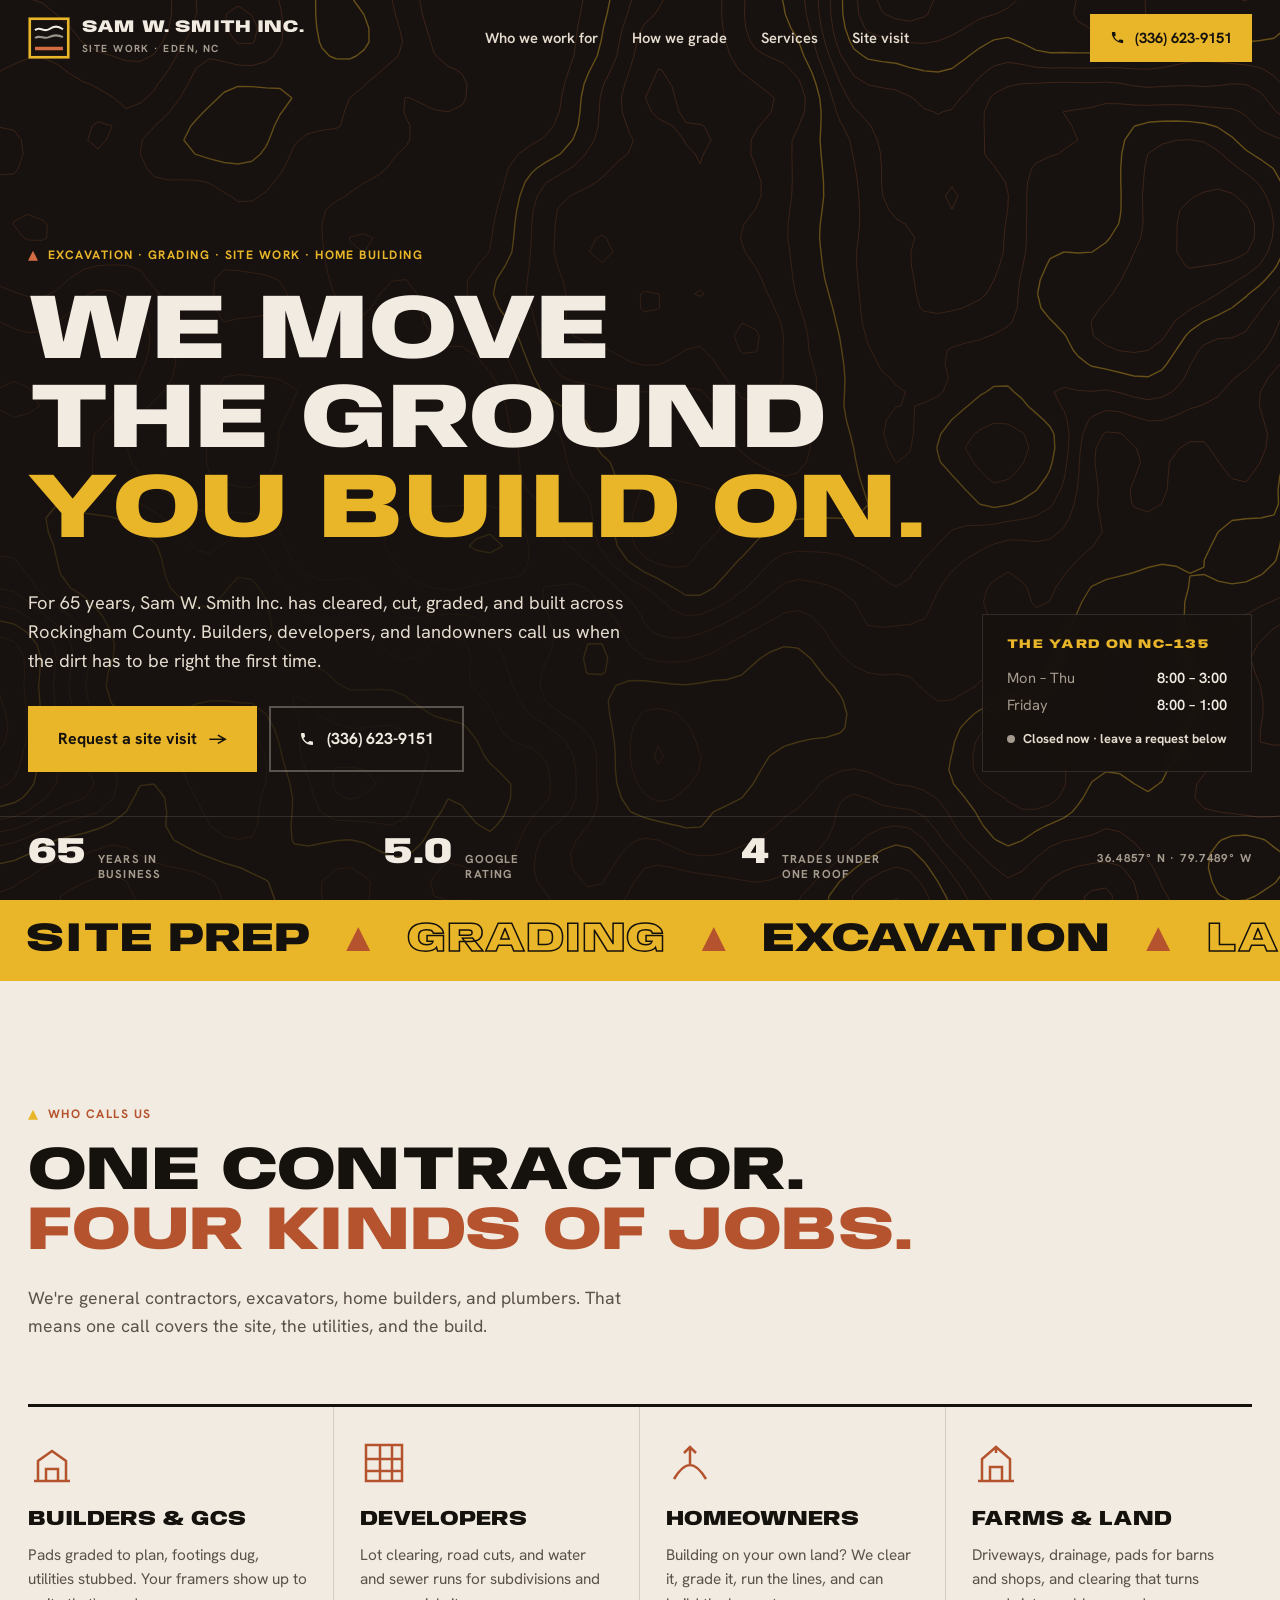
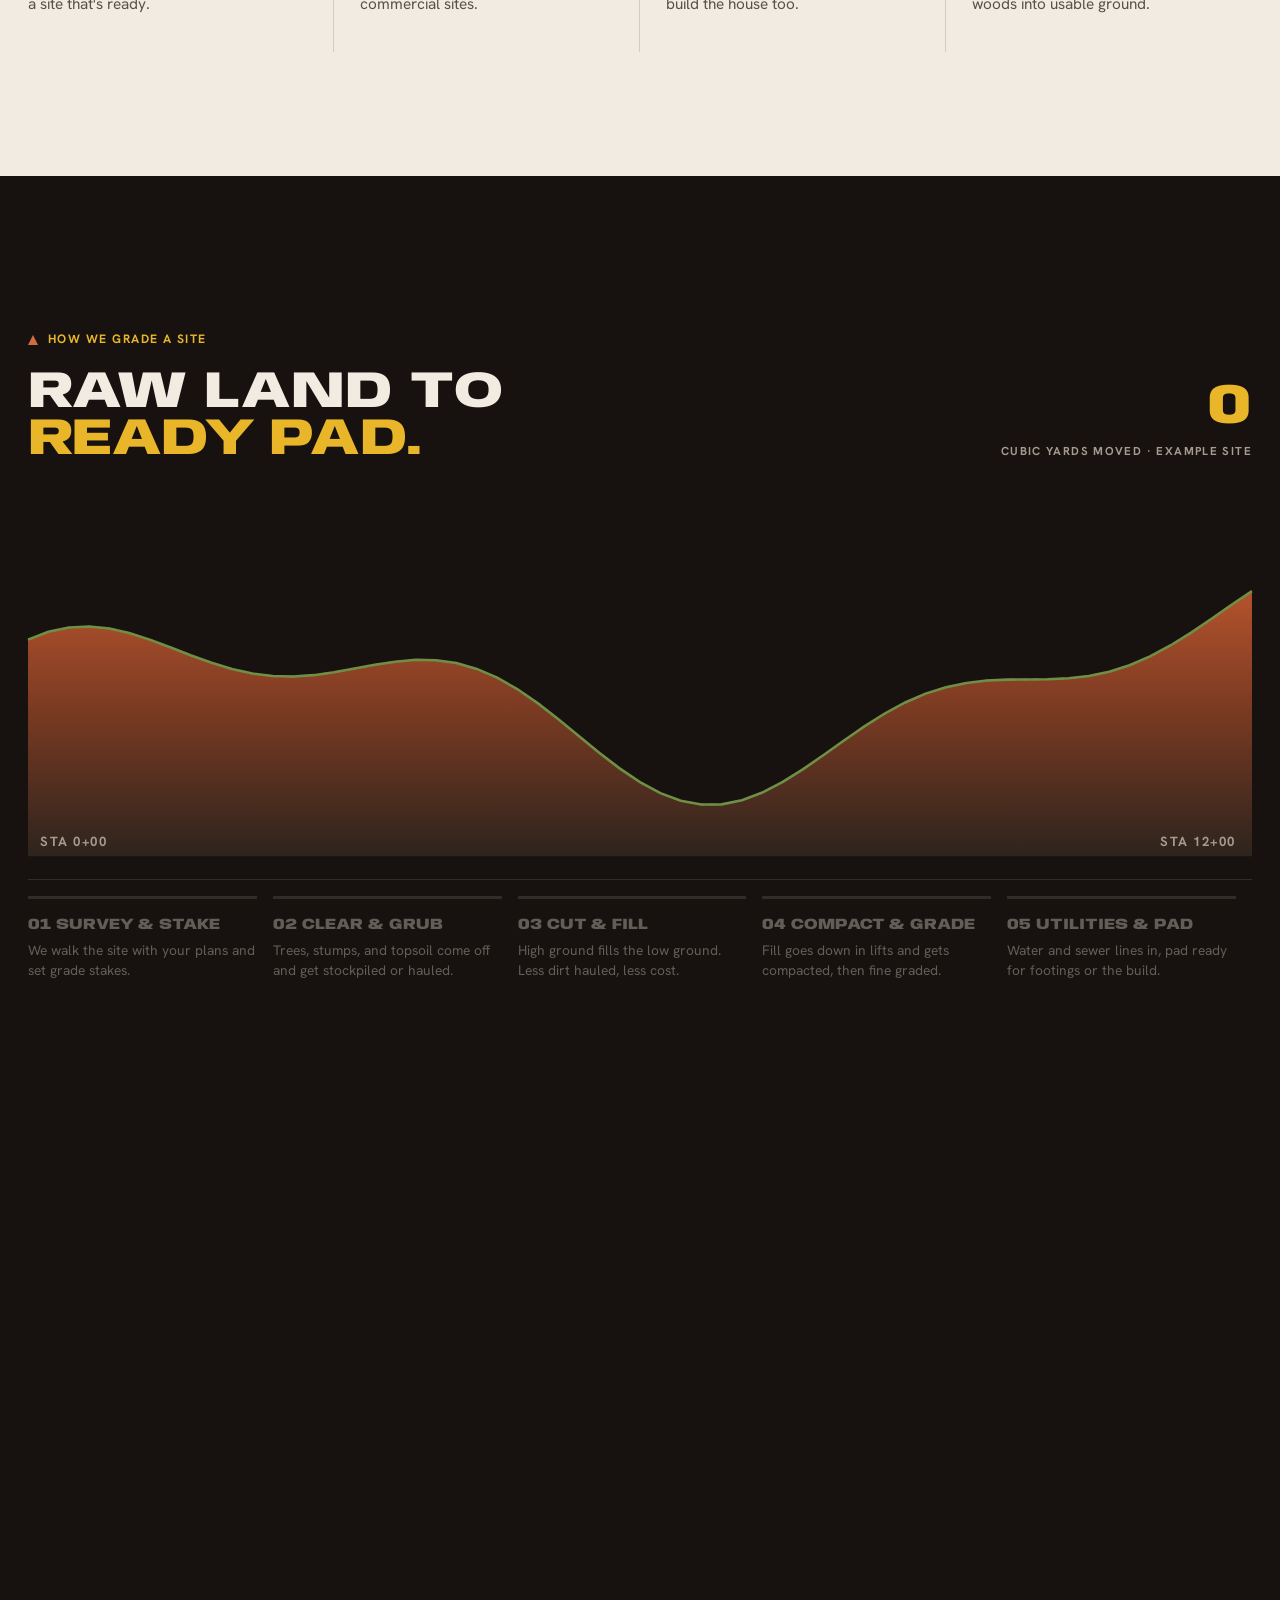
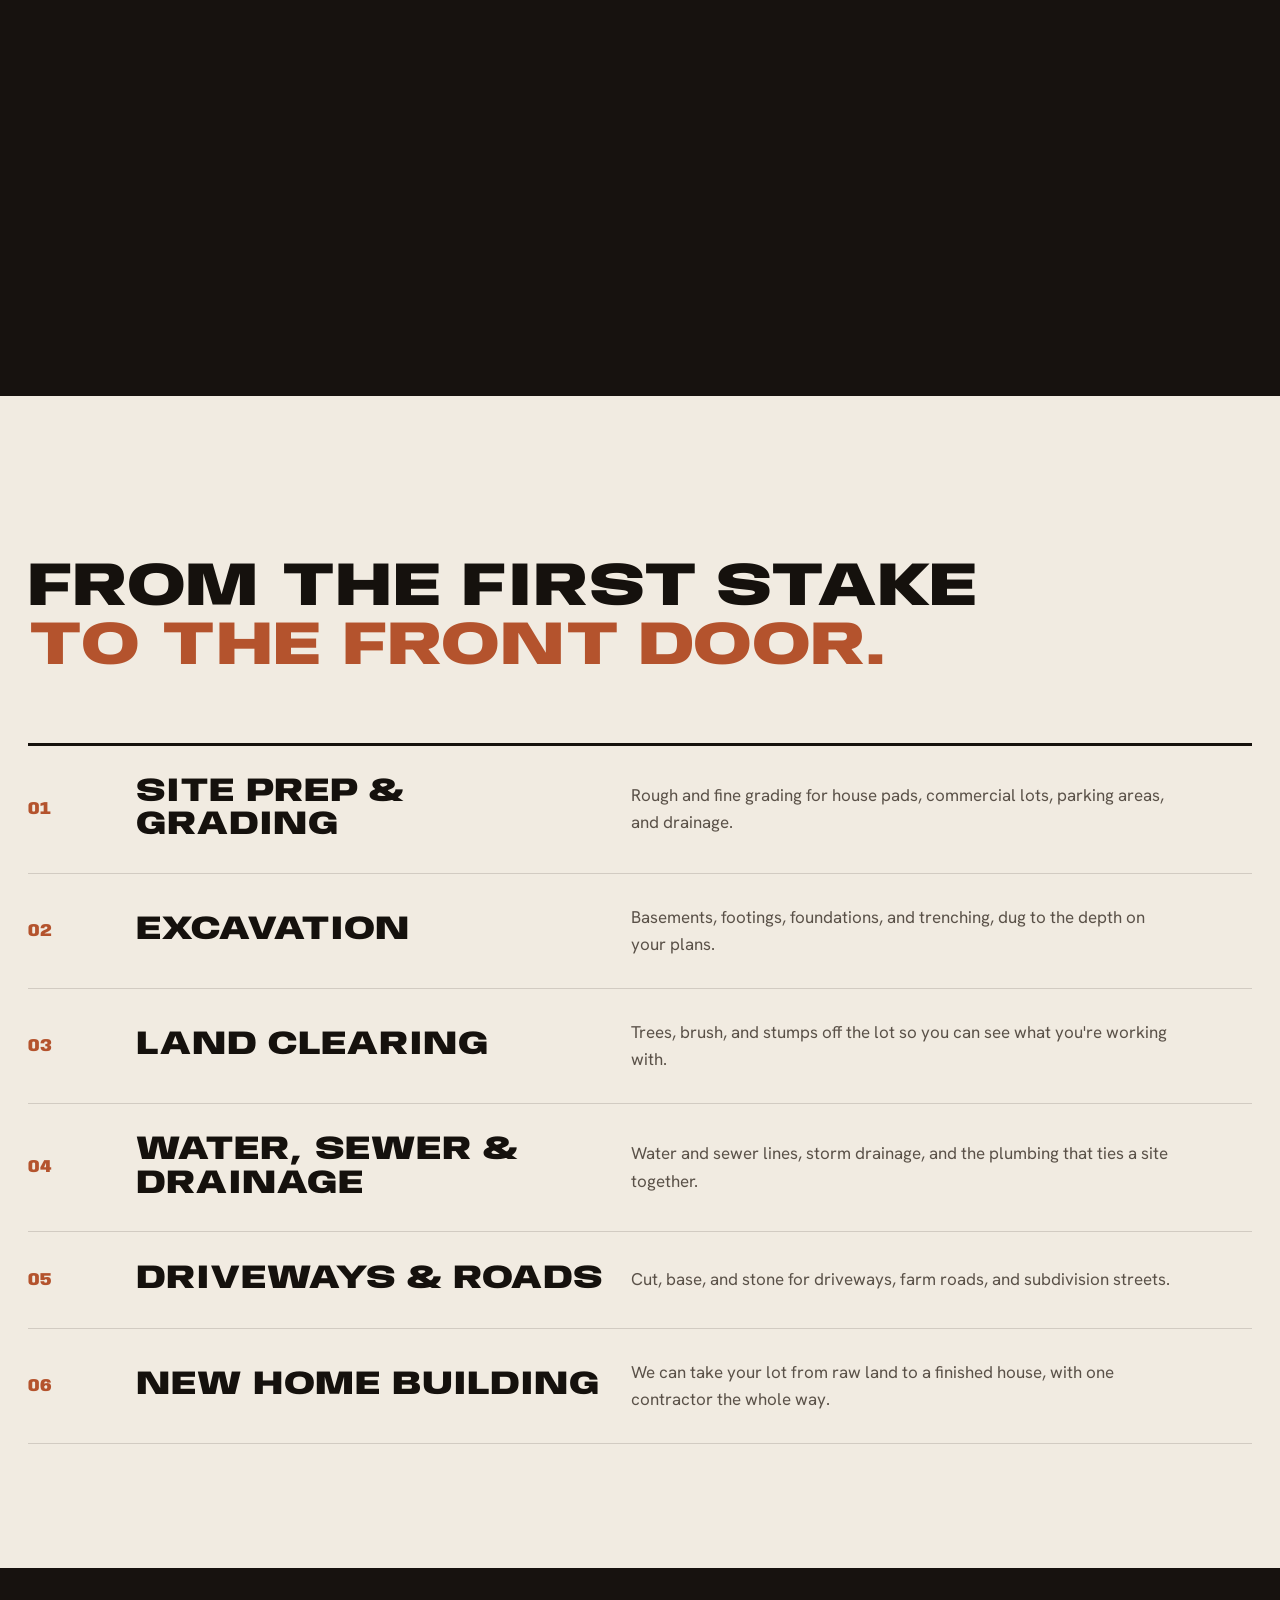
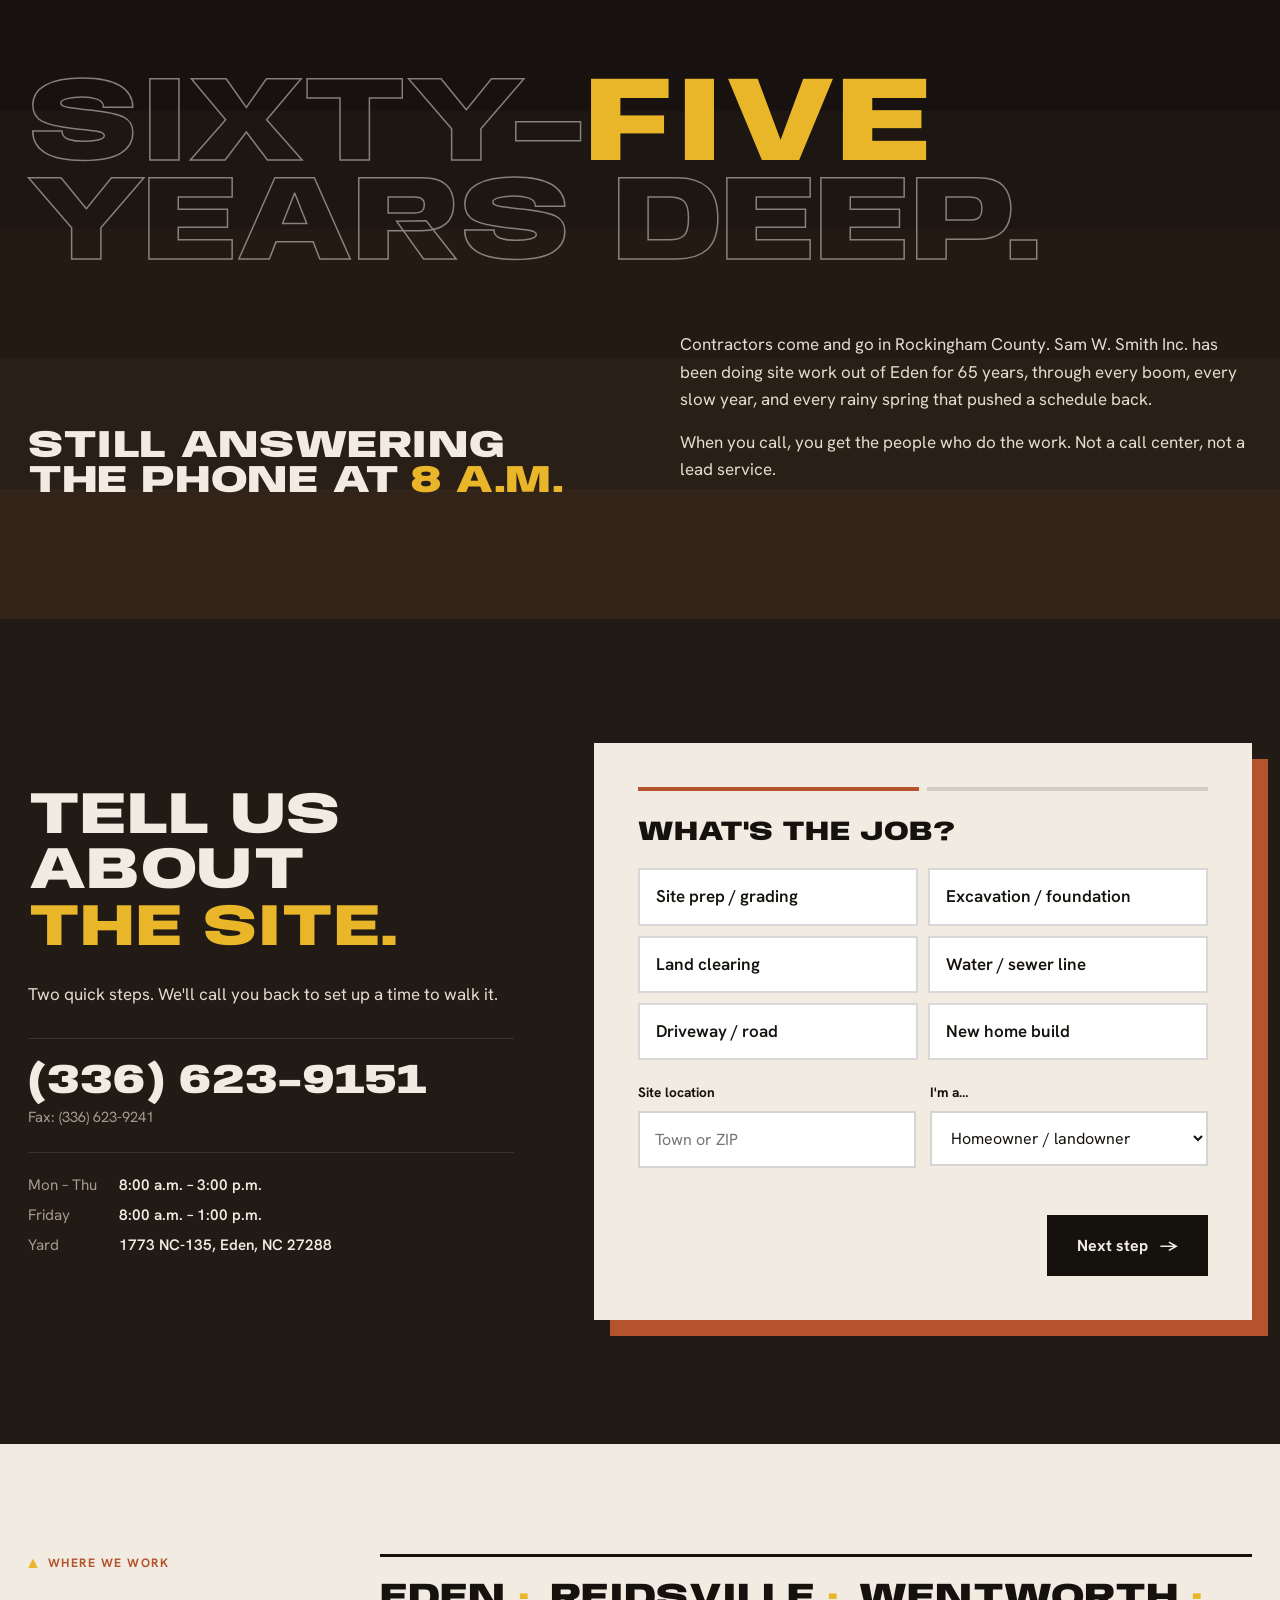
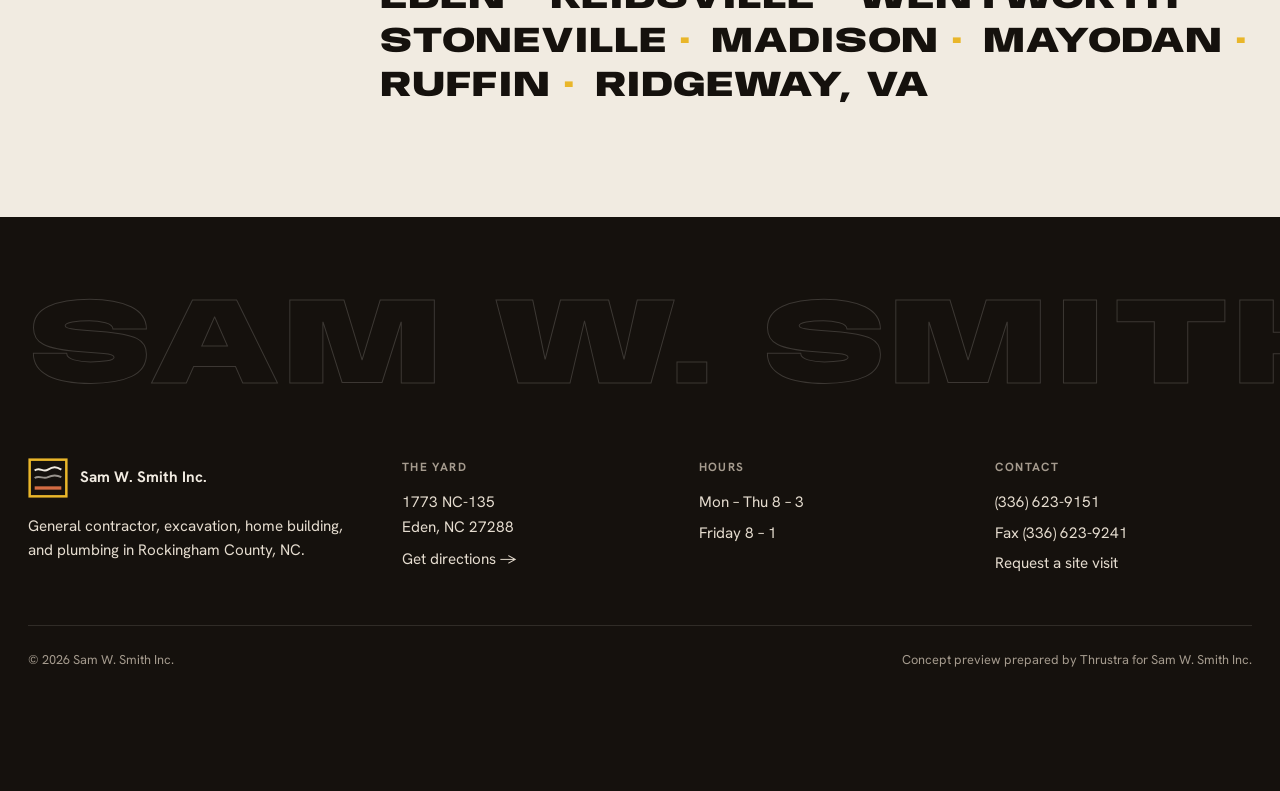
<file: index.html>
<!doctype html>
<html lang="en">
<head>
<meta charset="utf-8">
<meta name="viewport" content="width=device-width, initial-scale=1">
<title>Sam W. Smith Inc. | Excavation, Grading &amp; Site Work in Eden, NC</title>
<meta name="description" content="Sam W. Smith Inc. has done site work, excavation, grading, utilities and home building across Rockingham County for 65 years. Eden, NC. Call (336) 623-9151.">
<link rel="canonical" href="https://kc2flycodes.github.io/SWS/">
<meta property="og:type" content="website">
<meta property="og:title" content="Sam W. Smith Inc. | Site Work &amp; Excavation, Eden NC">
<meta property="og:description" content="We move the ground you build on. 65 years of site work in Rockingham County. (336) 623-9151.">
<meta property="og:image" content="https://kc2flycodes.github.io/SWS/assets/og-image.png">
<meta property="og:url" content="https://kc2flycodes.github.io/SWS/">
<meta name="theme-color" content="#17120f">
<link rel="icon" href="assets/favicon.svg" type="image/svg+xml">
<link rel="preconnect" href="https://fonts.googleapis.com">
<link rel="preconnect" href="https://fonts.gstatic.com" crossorigin>
<link href="https://fonts.googleapis.com/css2?family=Anybody:wdth,wght@100..150,700..900&family=Hanken+Grotesk:wght@400;500;600;700&display=swap" rel="stylesheet">
<link rel="stylesheet" href="style.css">
<script type="application/ld+json">
{
  "@context": "https://schema.org",
  "@type": "GeneralContractor",
  "name": "Sam W. Smith Inc.",
  "telephone": "+1-336-623-9151",
  "faxNumber": "+1-336-623-9241",
  "address": {"@type": "PostalAddress", "streetAddress": "1773 NC-135", "addressLocality": "Eden", "addressRegion": "NC", "postalCode": "27288", "addressCountry": "US"},
  "openingHoursSpecification": [
    {"@type": "OpeningHoursSpecification", "dayOfWeek": ["Monday","Tuesday","Wednesday","Thursday"], "opens": "08:00", "closes": "15:00"},
    {"@type": "OpeningHoursSpecification", "dayOfWeek": "Friday", "opens": "08:00", "closes": "13:00"}
  ],
  "areaServed": ["Eden", "Reidsville", "Wentworth", "Stoneville", "Madison", "Mayodan", "Ruffin", "Ridgeway"]
}
</script>
</head>
<body>
<a class="skip" href="#main">Skip to content</a>

<svg width="0" height="0" style="position:absolute" aria-hidden="true">
  <symbol id="mark" viewBox="0 0 48 48">
    <rect x="2" y="2" width="44" height="44" fill="none" stroke="#e9b62a" stroke-width="3"/>
    <path d="M8 15c6-5 10 3 16-1s10-4 16 0" fill="none" stroke="#f1ebe1" stroke-width="2.4"/>
    <path d="M8 24c6-4 10 2 16-1s10-3 16 0" fill="none" stroke="#f1ebe1" stroke-width="2.4" opacity=".6"/>
    <path d="M8 36h32" stroke="#d46c43" stroke-width="4"/>
  </symbol>
  <symbol id="phone" viewBox="0 0 24 24"><path fill="currentColor" d="M6.6 10.8a15.1 15.1 0 0 0 6.6 6.6l2.2-2.2c.3-.3.7-.4 1-.2 1.1.4 2.3.6 3.6.6.6 0 1 .4 1 1V20c0 .6-.4 1-1 1A17 17 0 0 1 3 4c0-.6.4-1 1-1h3.5c.6 0 1 .4 1 1 0 1.3.2 2.5.6 3.6.1.3 0 .7-.2 1z"/></symbol>
</svg>

<header class="nav" id="nav">
  <div class="wrap nav-in">
    <a class="brand" href="#top" aria-label="Sam W. Smith Inc. home">
      <svg aria-hidden="true"><use href="#mark"/></svg>
      <span><span class="brand-name">Sam W. Smith Inc.</span><span class="brand-sub">Site work · Eden, NC</span></span>
    </a>
    <nav aria-label="Primary">
      <ul class="nav-links">
        <li><a href="#who">Who we work for</a></li>
        <li><a href="#grade">How we grade</a></li>
        <li><a href="#services">Services</a></li>
        <li><a href="#estimate">Site visit</a></li>
      </ul>
    </nav>
    <a class="nav-call" href="tel:+13366239151"><svg aria-hidden="true"><use href="#phone"/></svg><span class="nc-num">(336) 623-9151</span><span class="nc-short">Call</span></a>
  </div>
</header>

<main id="main">
<section class="hero dark" id="top">
  <canvas id="topo" aria-hidden="true"></canvas>
  <div class="xhair" id="xhair" aria-hidden="true"><i class="h"></i><i class="v"></i><span id="xread">ELEV 612 FT</span></div>
  <div class="wrap hero-content">
    <span class="tag">Excavation · Grading · Site work · Home building</span>
    <h1 class="display">
      <span class="ln"><span>We move</span></span>
      <span class="ln"><span>the ground</span></span>
      <span class="ln"><span class="y">you build on.</span></span>
    </h1>
    <div class="hero-row">
      <div class="rv d2">
        <p class="hero-lede">For 65 years, Sam W. Smith Inc. has cleared, cut, graded, and built across Rockingham County. Builders, developers, and landowners call us when the dirt has to be right the first time.</p>
        <div class="hero-ctas">
          <a class="btn btn-y mag" href="#estimate"><span>Request a site visit</span><span class="arr">→</span></a>
          <a class="btn btn-line mag" href="tel:+13366239151"><svg width="16" height="16" aria-hidden="true"><use href="#phone"/></svg><span>(336) 623-9151</span></a>
        </div>
      </div>
      <div class="hero-card rv d3">
        <b>The yard on NC-135</b>
        <dl><dt>Mon – Thu</dt><dd>8:00 – 3:00</dd><dt>Friday</dt><dd>8:00 – 1:00</dd></dl>
        <span class="open" id="openNow"><i></i><span>Checking hours…</span></span>
      </div>
    </div>
  </div>
  <div class="hero-base">
    <div class="stat rv d2"><b data-count="65">0</b><span>Years in<br>business</span></div>
    <div class="stat rv d2"><b data-count="5" data-dec="1">0.0</b><span>Google<br>rating</span></div>
    <div class="stat rv d3"><b>4</b><span>Trades under<br>one roof</span></div>
    <div class="coords" id="coords">36.4857° N · 79.7489° W</div>
  </div>
</section>

<div class="marquee" aria-hidden="true">
  <div class="mq-track">
    <span>Site prep</span><span class="x">▲</span><span class="o">Grading</span><span class="x">▲</span><span>Excavation</span><span class="x">▲</span><span class="o">Land clearing</span><span class="x">▲</span><span>Foundations</span><span class="x">▲</span><span class="o">Water &amp; sewer</span><span class="x">▲</span><span>Driveways</span><span class="x">▲</span><span class="o">New homes</span><span class="x">▲</span>
    <span>Site prep</span><span class="x">▲</span><span class="o">Grading</span><span class="x">▲</span><span>Excavation</span><span class="x">▲</span><span class="o">Land clearing</span><span class="x">▲</span><span>Foundations</span><span class="x">▲</span><span class="o">Water &amp; sewer</span><span class="x">▲</span><span>Driveways</span><span class="x">▲</span><span class="o">New homes</span><span class="x">▲</span>
  </div>
</div>

<section id="who">
  <div class="wrap">
    <div class="head">
      <span class="tag rv">Who calls us</span>
      <h2 class="display h2 rv-lines"><span class="ln"><span>One contractor.</span></span><span class="ln"><span class="c">Four kinds of jobs.</span></span></h2>
      <p class="rv">We're general contractors, excavators, home builders, and plumbers. That means one call covers the site, the utilities, and the build.</p>
    </div>
    <div class="who-grid">
      <article class="who rv">
        <svg class="who-ico" viewBox="0 0 48 48" fill="none" stroke="currentColor" stroke-width="2.5" aria-hidden="true"><path d="M6 42h36M10 42V22l14-10 14 10v20M18 42V30h12v12"/></svg>
        <h3>Builders &amp; GCs</h3>
        <p>Pads graded to plan, footings dug, utilities stubbed. Your framers show up to a site that's ready.</p>
      </article>
      <article class="who rv d1">
        <svg class="who-ico" viewBox="0 0 48 48" fill="none" stroke="currentColor" stroke-width="2.5" aria-hidden="true"><path d="M6 6h36v36H6zM6 20h36M6 32h36M20 6v36M32 6v36"/></svg>
        <h3>Developers</h3>
        <p>Lot clearing, road cuts, and water and sewer runs for subdivisions and commercial sites.</p>
      </article>
      <article class="who rv d2">
        <svg class="who-ico" viewBox="0 0 48 48" fill="none" stroke="currentColor" stroke-width="2.5" aria-hidden="true"><path d="M8 40c6-10 12-14 16-14s10 4 16 14M24 26V10M18 14l6-6 6 6"/></svg>
        <h3>Homeowners</h3>
        <p>Building on your own land? We clear it, grade it, run the lines, and can build the house too.</p>
      </article>
      <article class="who rv d3">
        <svg class="who-ico" viewBox="0 0 48 48" fill="none" stroke="currentColor" stroke-width="2.5" aria-hidden="true"><path d="M6 42h36M10 42V20L24 8l14 12v22M18 42V28h12v14M24 8v6"/></svg>
        <h3>Farms &amp; land</h3>
        <p>Driveways, drainage, pads for barns and shops, and clearing that turns woods into usable ground.</p>
      </article>
    </div>
  </div>
</section>

<section class="grade dark" id="grade" aria-label="How we grade a site">
  <div class="grade-pin">
    <div class="grade-top">
      <div>
        <span class="tag">How we grade a site</span>
        <h2 class="display" style="margin-top:16px">Raw land to<br><span class="y">ready pad.</span></h2>
      </div>
      <div class="grade-read"><b id="cuyd">0</b><span>Cubic yards moved · example site</span></div>
    </div>
    <svg class="grade-svg" viewBox="0 0 1200 360" aria-hidden="true">
      <defs>
        <linearGradient id="earth" x1="0" y1="0" x2="0" y2="1"><stop offset="0" stop-color="#b4532d"/><stop offset=".45" stop-color="#7a3a22"/><stop offset="1" stop-color="#2d241d"/></linearGradient>
        <pattern id="hatch" width="10" height="10" patternUnits="userSpaceOnUse" patternTransform="rotate(45)"><path d="M0 0v10" stroke="#e9b62a" stroke-width="2" opacity=".85"/></pattern>
      </defs>
      <path id="cutArea" fill="url(#hatch)"/>
      <path id="ground" fill="url(#earth)"/>
      <path id="ghost" fill="none" stroke="#f1ebe1" stroke-width="1.5" stroke-dasharray="6 6" opacity=".45"/>
      <path id="surface" fill="none" stroke="#e9b62a" stroke-width="2.5"/>
      <path class="pipe" id="pipe" d="M0 290H520V232" fill="none" stroke="#7fb0e8" stroke-width="4" stroke-dasharray="900"/>
      <g class="found" id="found" stroke="#f1ebe1" stroke-width="2" fill="none">
        <rect x="430" y="176" width="340" height="24" fill="#17120f"/>
        <path d="M450 176V96h300v80M450 96l150-62 150 62M520 176v-50h50v50M650 120h60v34h-60z" stroke-dasharray="5 5" opacity=".75"/>
      </g>
      <g font-family="Hanken Grotesk, sans-serif" font-size="13" font-weight="700" letter-spacing="1.5" fill="#a59b8e">
        <text x="12" y="350">STA 0+00</text><text x="1110" y="350">STA 12+00</text>
        <text id="padLabel" x="540" y="228" fill="#e9b62a" opacity="0">FINISH GRADE ±0.1 FT</text>
      </g>
    </svg>
    <div class="grade-steps" id="gsteps">
      <div class="gs"><div class="gs-bar"><i></i></div><b>01 Survey &amp; stake</b><p>We walk the site with your plans and set grade stakes.</p></div>
      <div class="gs"><div class="gs-bar"><i></i></div><b>02 Clear &amp; grub</b><p>Trees, stumps, and topsoil come off and get stockpiled or hauled.</p></div>
      <div class="gs"><div class="gs-bar"><i></i></div><b>03 Cut &amp; fill</b><p>High ground fills the low ground. Less dirt hauled, less cost.</p></div>
      <div class="gs"><div class="gs-bar"><i></i></div><b>04 Compact &amp; grade</b><p>Fill goes down in lifts and gets compacted, then fine graded.</p></div>
      <div class="gs"><div class="gs-bar"><i></i></div><b>05 Utilities &amp; pad</b><p>Water and sewer lines in, pad ready for footings or the build.</p></div>
    </div>
  </div>
</section>

<section id="services">
  <div class="wrap">
    <div class="head">
      <span class="tag rv">What we do</span>
      <h2 class="display h2 rv-lines"><span class="ln"><span>From the first stake</span></span><span class="ln"><span class="c">to the front door.</span></span></h2>
    </div>
    <div class="svc-list">
      <a class="svc rv" href="#estimate"><span class="svc-n">01</span><h3>Site prep &amp; grading</h3><p>Rough and fine grading for house pads, commercial lots, parking areas, and drainage.</p><span class="svc-arr">→</span></a>
      <a class="svc rv" href="#estimate"><span class="svc-n">02</span><h3>Excavation</h3><p>Basements, footings, foundations, and trenching, dug to the depth on your plans.</p><span class="svc-arr">→</span></a>
      <a class="svc rv" href="#estimate"><span class="svc-n">03</span><h3>Land clearing</h3><p>Trees, brush, and stumps off the lot so you can see what you're working with.</p><span class="svc-arr">→</span></a>
      <a class="svc rv" href="#estimate"><span class="svc-n">04</span><h3>Water, sewer &amp; drainage</h3><p>Water and sewer lines, storm drainage, and the plumbing that ties a site together.</p><span class="svc-arr">→</span></a>
      <a class="svc rv" href="#estimate"><span class="svc-n">05</span><h3>Driveways &amp; roads</h3><p>Cut, base, and stone for driveways, farm roads, and subdivision streets.</p><span class="svc-arr">→</span></a>
      <a class="svc rv" href="#estimate"><span class="svc-n">06</span><h3>New home building</h3><p>We can take your lot from raw land to a finished house, with one contractor the whole way.</p><span class="svc-arr">→</span></a>
    </div>
  </div>
</section>

<section class="strata dark">
  <div class="strata-band">
    <div class="strata-layers" aria-hidden="true">
      <i style="top:0;height:22%;background:#17120f"></i>
      <i style="top:22%;height:18%;background:#1d1612"></i>
      <i style="top:40%;height:20%;background:#231a14"></i>
      <i style="top:60%;height:20%;background:#2a1f17"></i>
      <i style="top:80%;height:20%;background:#33241a"></i>
    </div>
    <div class="wrap">
      <p class="display big rv" aria-label="65 years">Sixty-<span>five</span><br>years deep.</p>
      <div class="strata-row">
        <h2 class="display rv">Still answering the phone <span style="white-space:nowrap">at <span class="y">8 a.m.</span></span></h2>
        <div class="rv d1">
          <p>Contractors come and go in Rockingham County. Sam W. Smith Inc. has been doing site work out of Eden for 65 years, through every boom, every slow year, and every rainy spring that pushed a schedule back.</p>
          <p>When you call, you get the people who do the work. Not a call center, not a lead service.</p>
        </div>
      </div>
    </div>
  </div>
</section>

<section class="estimate dark" id="estimate" style="background:var(--soil-2)">
  <div class="wrap est-grid">
    <div class="est-side">
      <span class="tag rv">Request a site visit</span>
      <h2 class="display rv-lines"><span class="ln"><span>Tell us about</span></span><span class="ln"><span class="y">the site.</span></span></h2>
      <p class="rv">Two quick steps. We'll call you back to set up a time to walk it.</p>
      <a class="est-call rv" href="tel:+13366239151"><b>(336) 623-9151</b><span>Fax: (336) 623-9241</span></a>
      <dl class="hours rv"><dt>Mon – Thu</dt><dd>8:00 a.m. – 3:00 p.m.</dd><dt>Friday</dt><dd>8:00 a.m. – 1:00 p.m.</dd><dt>Yard</dt><dd>1773 NC-135, Eden, NC 27288</dd></dl>
    </div>
    <form class="form rv d1" id="estForm" novalidate>
      <div class="form-steps" aria-hidden="true"><i class="on"></i><i></i></div>
      <input type="hidden" name="_subject" value="[DEMO · SAM W SMITH] Site visit request">
      <input type="text" name="_gotcha" tabindex="-1" autocomplete="off" style="position:absolute;left:-9999px" aria-hidden="true">
      <fieldset class="fs" id="fs1">
        <legend>What's the job?</legend>
        <div class="chips" role="radiogroup" aria-label="Type of work">
          <label class="chip"><input type="radio" name="service" value="Site prep / grading" required><span>Site prep / grading</span></label>
          <label class="chip"><input type="radio" name="service" value="Excavation / foundation"><span>Excavation / foundation</span></label>
          <label class="chip"><input type="radio" name="service" value="Land clearing"><span>Land clearing</span></label>
          <label class="chip"><input type="radio" name="service" value="Water / sewer line"><span>Water / sewer line</span></label>
          <label class="chip"><input type="radio" name="service" value="Driveway / road"><span>Driveway / road</span></label>
          <label class="chip"><input type="radio" name="service" value="New home build"><span>New home build</span></label>
        </div>
        <div class="row2">
          <div class="field"><label for="loc">Site location</label><input id="loc" name="location" placeholder="Town or ZIP" required></div>
          <div class="field"><label for="ctype">I'm a…</label><select id="ctype" name="client_type"><option>Homeowner / landowner</option><option>Builder / GC</option><option>Developer</option><option>Farm / business</option></select></div>
        </div>
        <p class="form-err" id="err1" role="alert"></p>
        <div class="form-nav"><span></span><button type="button" class="btn btn-ink" id="next"><span>Next step</span><span class="arr">→</span></button></div>
      </fieldset>
      <fieldset class="fs" id="fs2" hidden>
        <legend>Where do we reach you?</legend>
        <div class="row2">
          <div class="field"><label for="name">Name</label><input id="name" name="name" autocomplete="name" required></div>
          <div class="field"><label for="phone">Phone</label><input id="phone" name="phone" type="tel" autocomplete="tel" required></div>
        </div>
        <div class="row2">
          <div class="field"><label for="company">Company <span style="font-weight:400">(optional)</span></label><input id="company" name="company" autocomplete="organization"></div>
          <div class="field"><label for="when">Timeline</label><select id="when" name="timeline"><option>As soon as possible</option><option>Next 1–3 months</option><option>3–6 months out</option><option>Just pricing it</option></select></div>
        </div>
        <div class="field"><label for="notes">About the site</label><textarea id="notes" name="notes" placeholder="Acreage, slope, plans or permits, anything we should know."></textarea></div>
        <p class="form-err" id="err2" role="alert"></p>
        <div class="form-nav"><button type="button" class="linkbtn" id="back">← Back</button><button type="submit" class="btn btn-clay" id="send"><span>Send request</span><span class="arr">→</span></button></div>
        <p class="fine">We only use your info to follow up about your project.</p>
      </fieldset>
      <div class="form-ok" id="ok" hidden tabindex="-1">
        <svg class="check" viewBox="0 0 60 60" aria-hidden="true"><rect x="2" y="2" width="56" height="56"/><path d="M16 31l9 9 19-21"/></svg>
        <h3>Request received.</h3>
        <p>We'll call you to set up a time to walk the site. Need us sooner? Call <a href="tel:+13366239151">(336) 623-9151</a>.</p>
      </div>
    </form>
  </div>
</section>

<section class="area">
  <div class="wrap area-flex">
    <span class="tag rv">Where we work</span>
    <ul class="area-list rv d1">
      <li>Eden</li><li>Reidsville</li><li>Wentworth</li><li>Stoneville</li><li>Madison</li><li>Mayodan</li><li>Ruffin</li><li>Ridgeway, VA</li>
    </ul>
  </div>
</section>
</main>

<footer class="foot">
  <div class="wrap">
    <p class="foot-big" aria-hidden="true">Sam W. Smith Inc.</p>
    <div class="foot-grid">
      <div>
        <p style="display:flex;align-items:center;gap:12px;margin-bottom:16px"><svg width="40" height="40" aria-hidden="true"><use href="#mark"/></svg><b style="color:var(--paper)">Sam W. Smith Inc.</b></p>
        <p>General contractor, excavation, home building, and plumbing in Rockingham County, NC.</p>
      </div>
      <div><h4>The yard</h4><p>1773 NC-135<br>Eden, NC 27288</p><a href="https://www.google.com/maps/search/?api=1&amp;query=Sam+W+Smith+Inc+Eden+NC" target="_blank" rel="noopener">Get directions →</a></div>
      <div><h4>Hours</h4><p>Mon – Thu 8 – 3</p><p>Friday 8 – 1</p></div>
      <div><h4>Contact</h4><p><a href="tel:+13366239151">(336) 623-9151</a></p><p>Fax (336) 623-9241</p><p><a href="#estimate">Request a site visit</a></p></div>
    </div>
    <div class="foot-base"><span>© <span id="yr">2026</span> Sam W. Smith Inc.</span><span>Concept preview prepared by Thrustra for Sam W. Smith Inc.</span></div>
  </div>
</footer>

<div class="callbar" id="callbar">
  <a href="tel:+13366239151"><svg aria-hidden="true"><use href="#phone"/></svg>Call the yard</a>
  <a href="#estimate">Site visit</a>
</div>

<script src="script.js" defer></script>
</body>
</html>
</file>
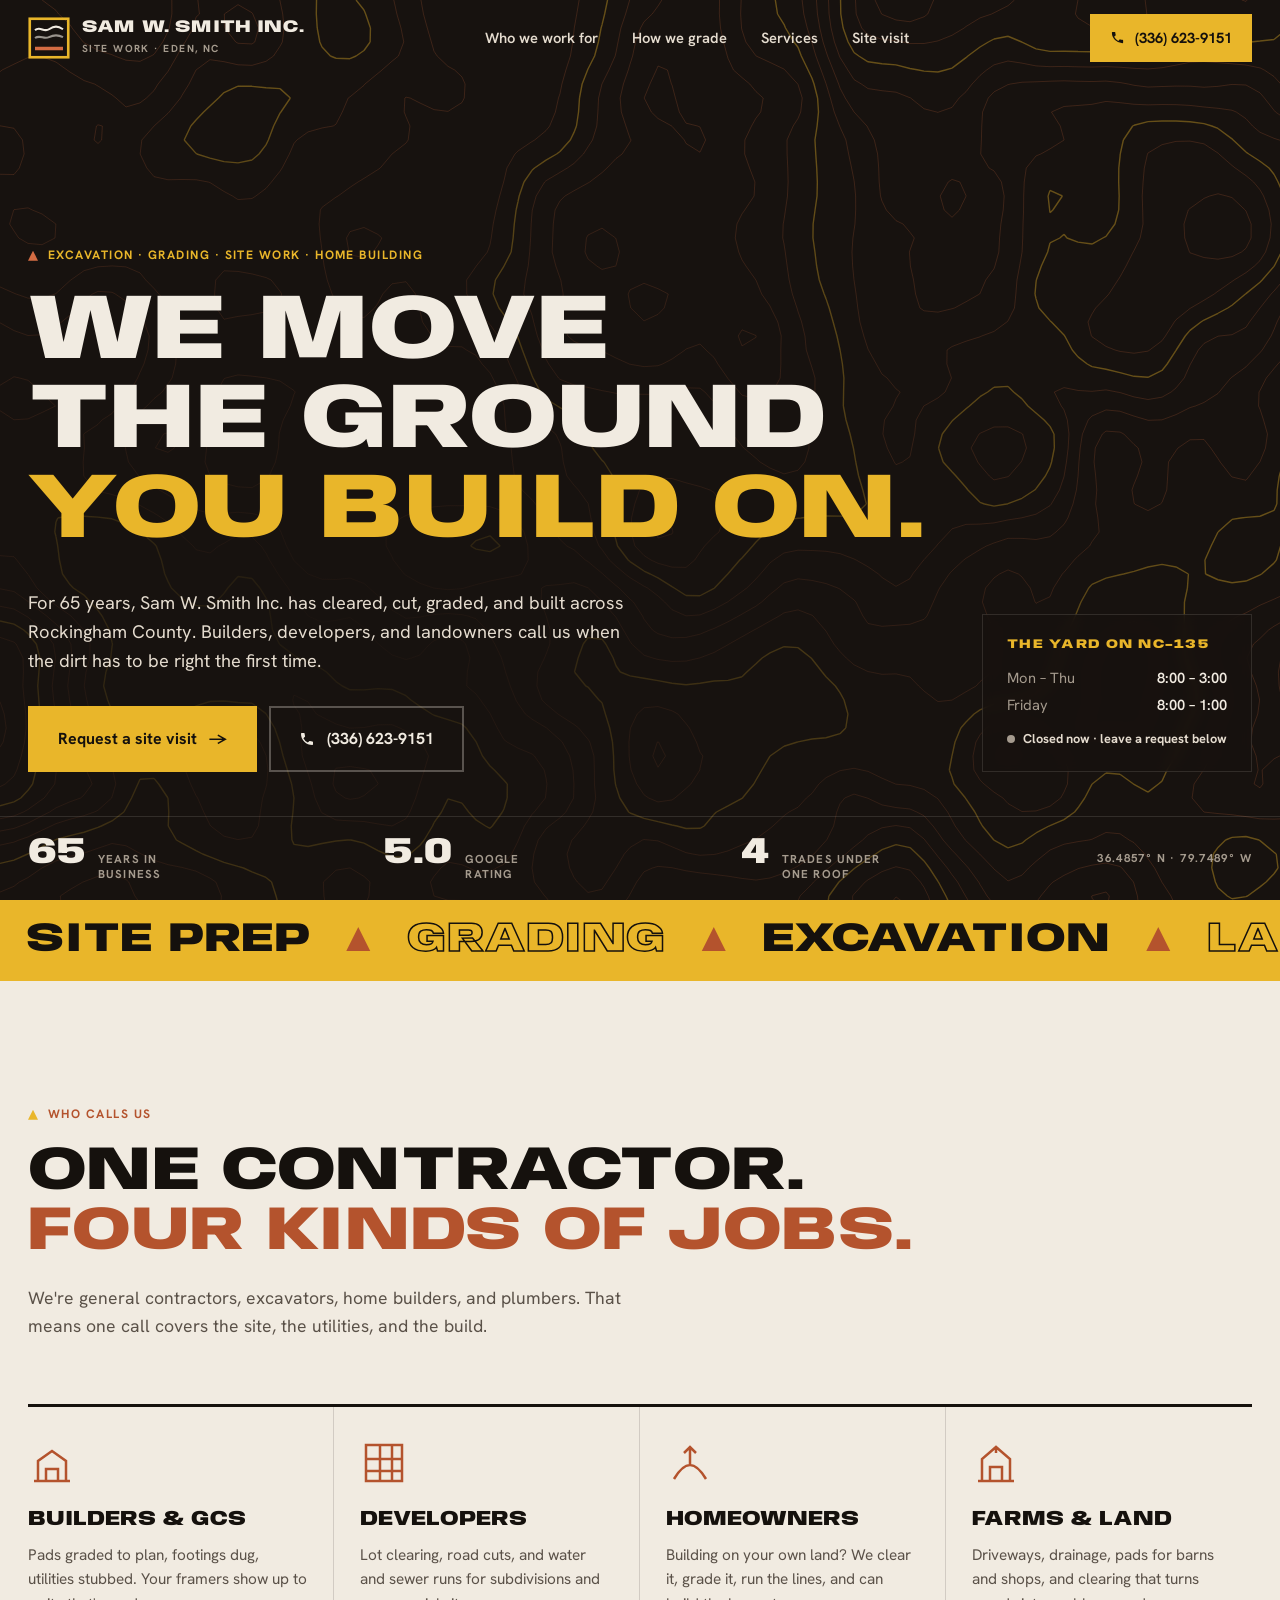
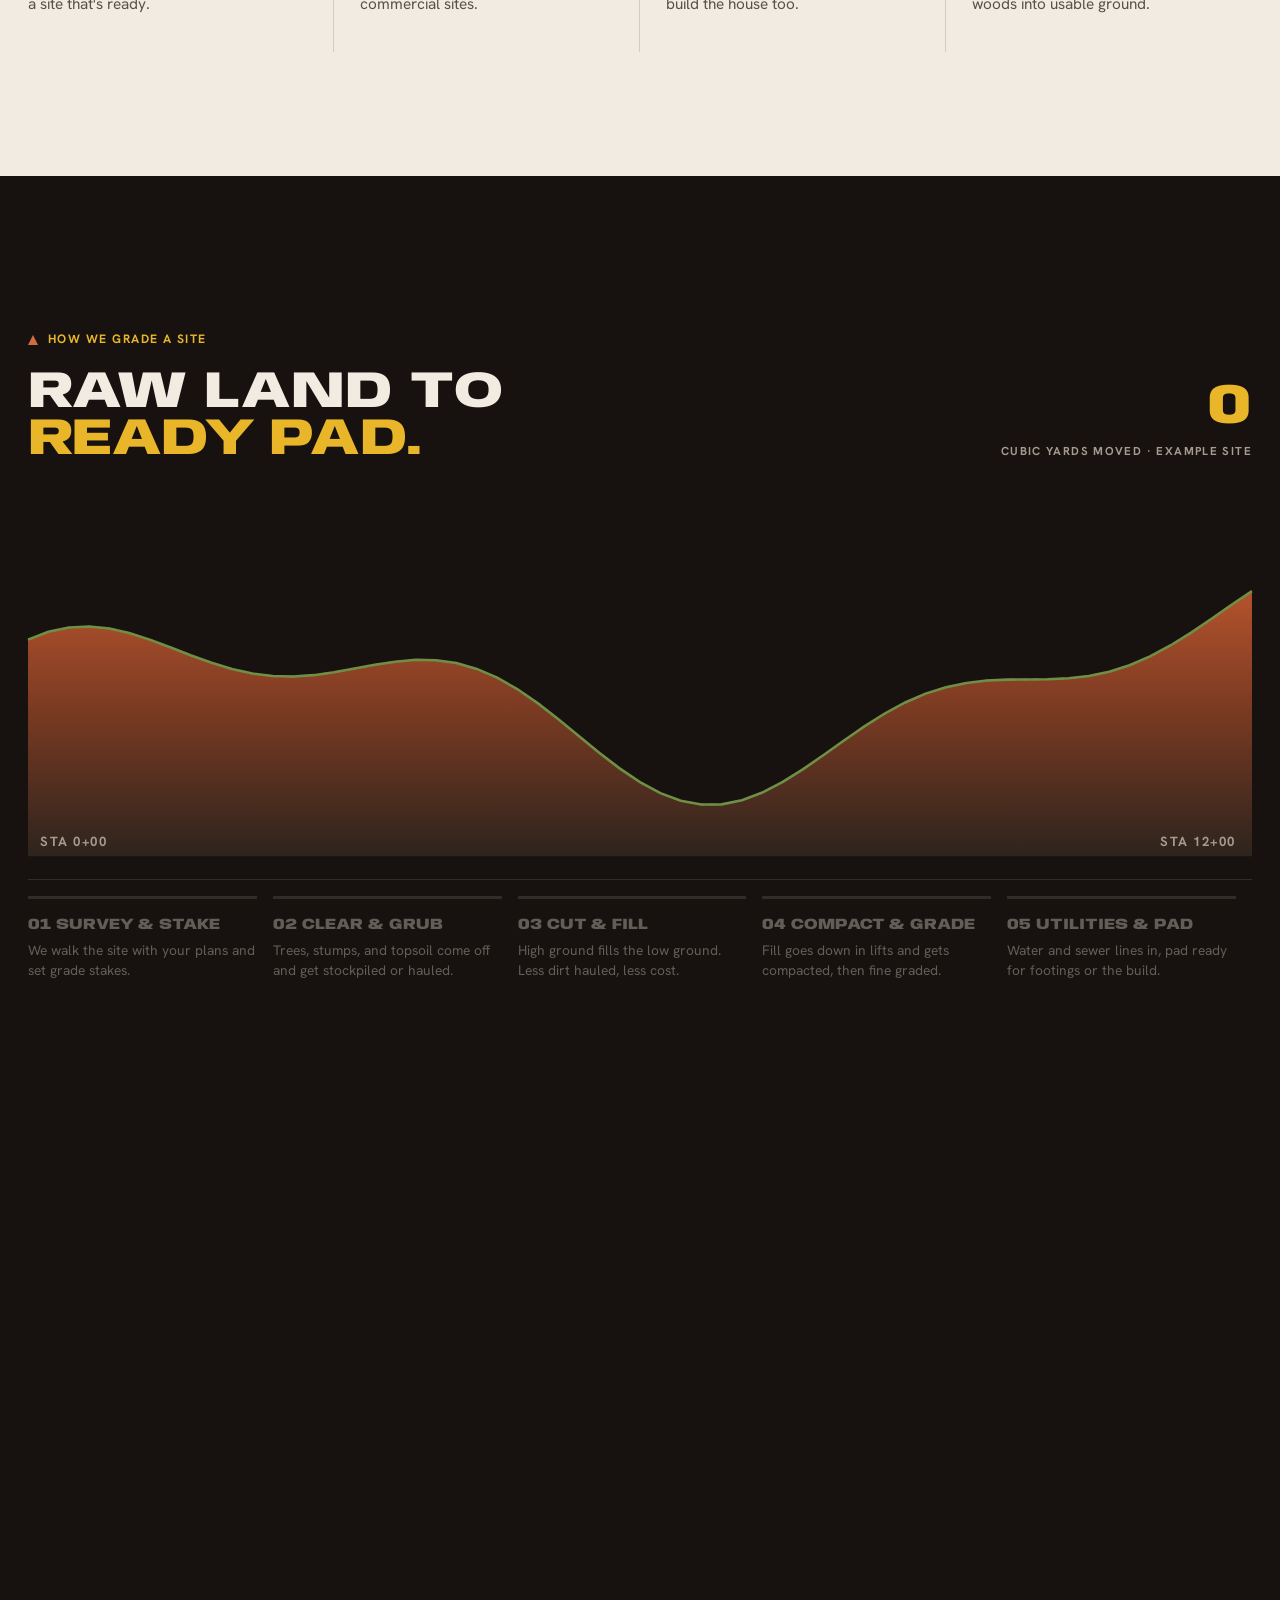
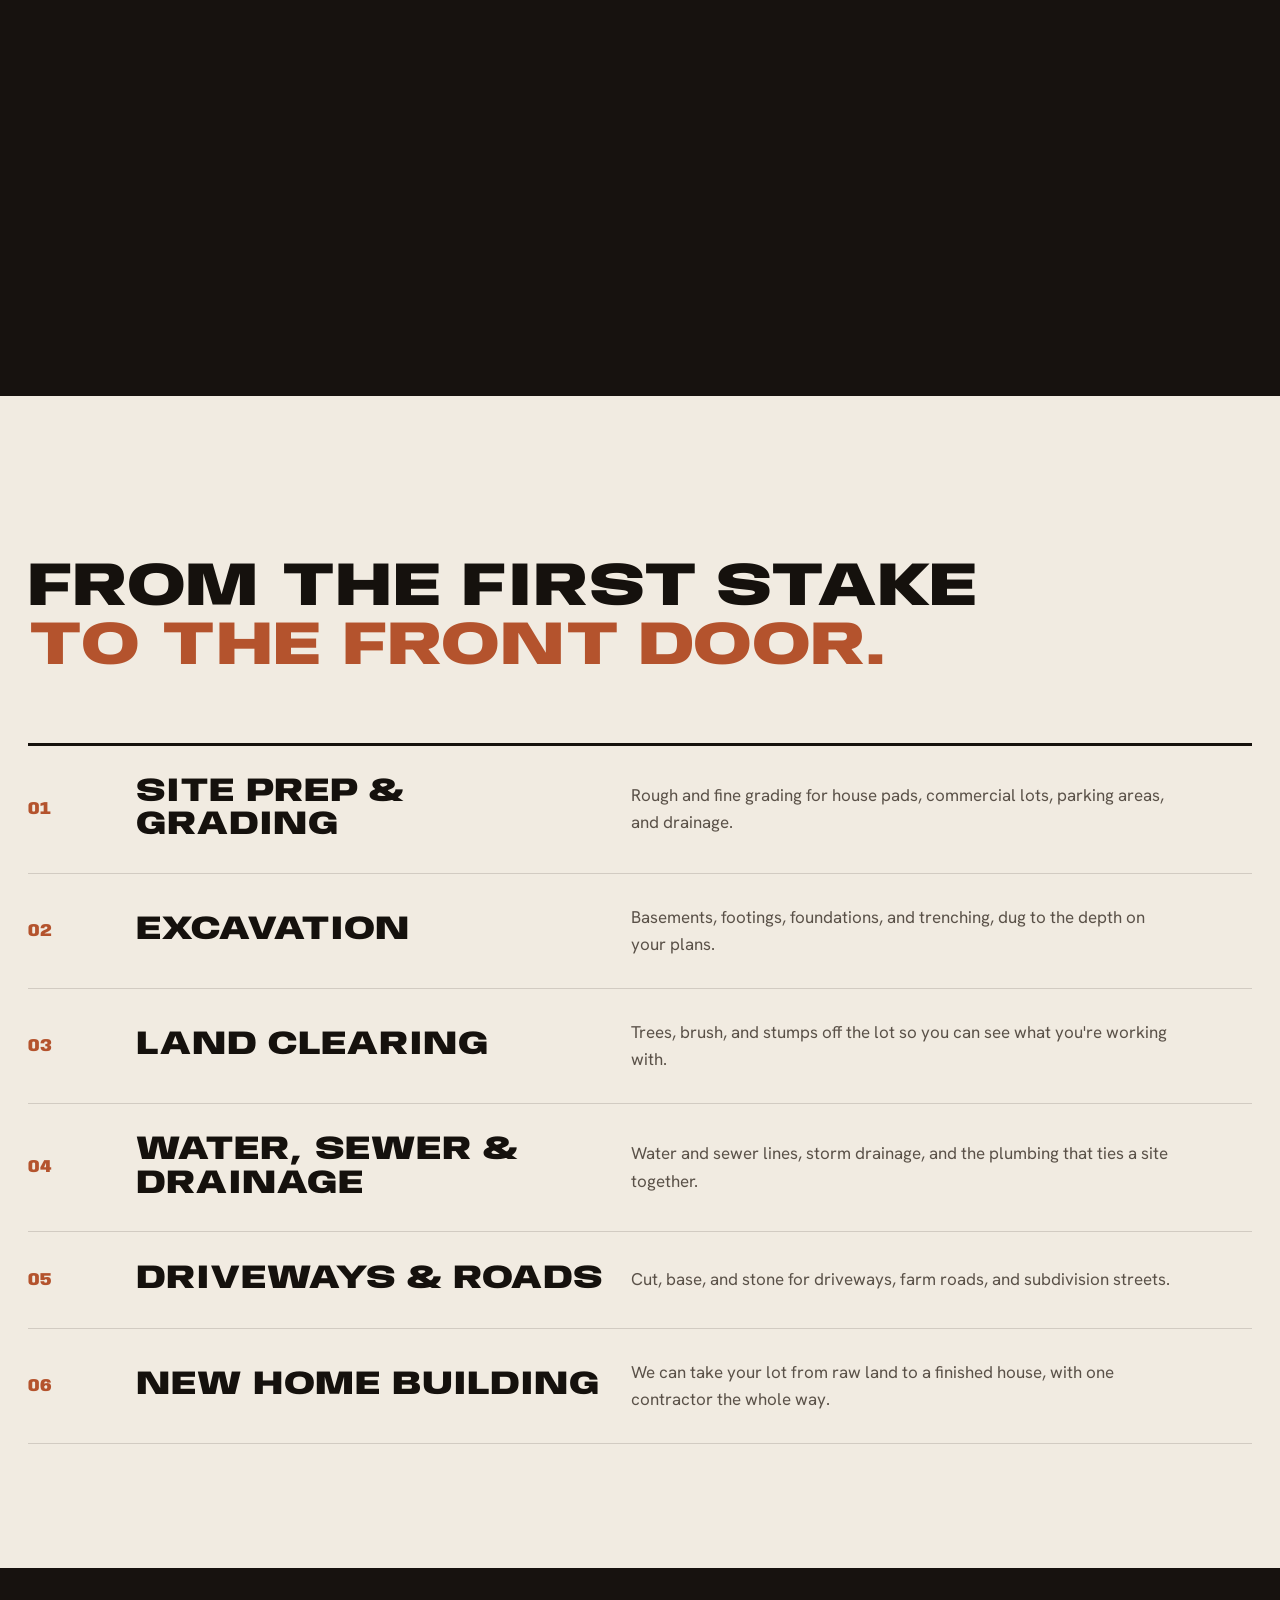
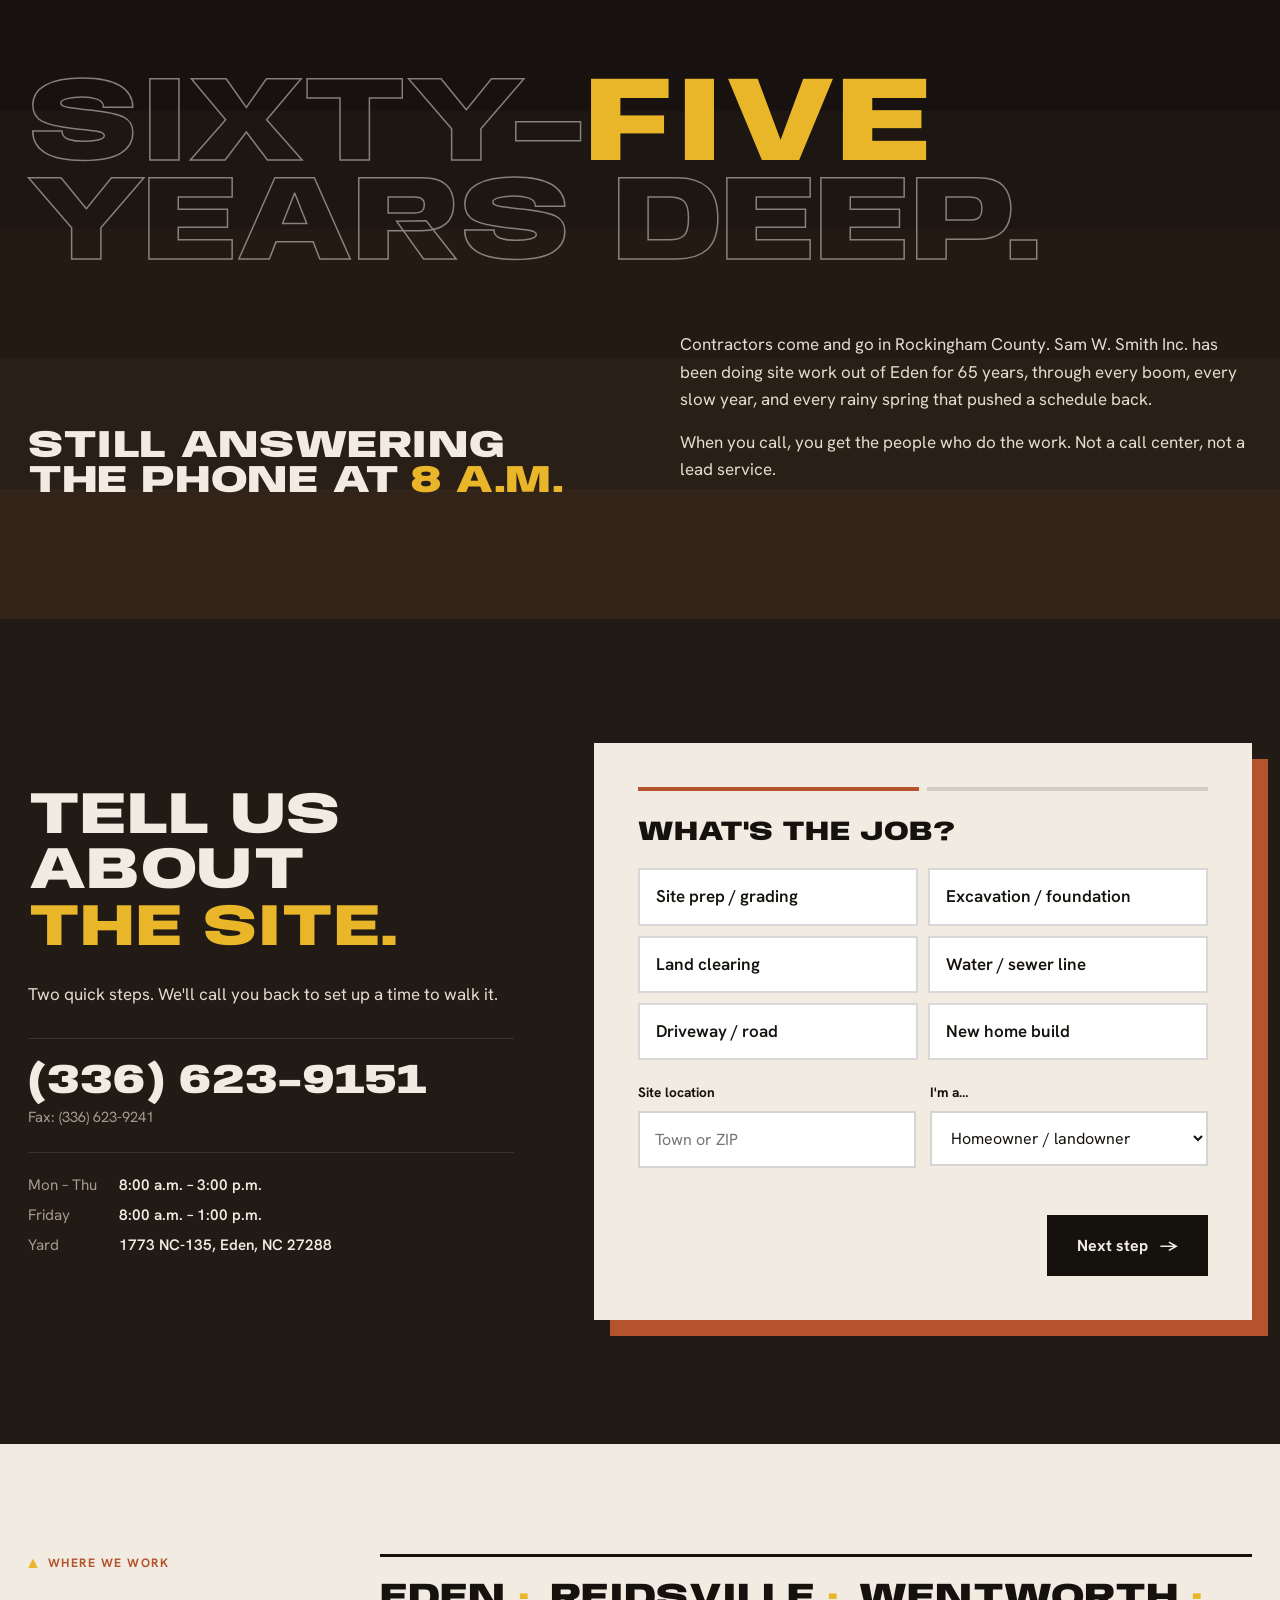
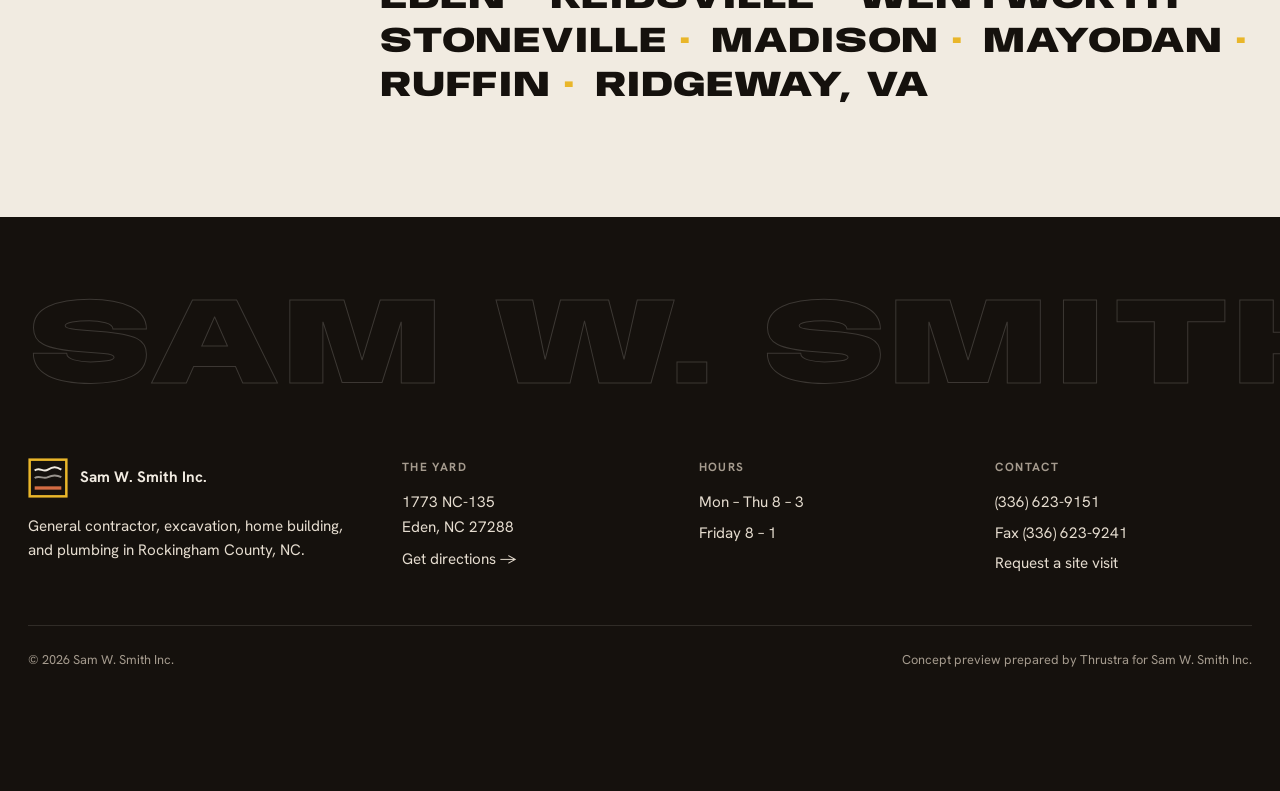
<file: sws-demo.html>
<!doctype html>
<html lang="en">
<head>
<meta charset="utf-8">
<meta name="viewport" content="width=device-width, initial-scale=1">
<title>Sam W. Smith Inc. | Excavation, Grading &amp; Site Work in Eden, NC</title>
<meta name="description" content="Sam W. Smith Inc. has done site work, excavation, grading, utilities and home building across Rockingham County for 65 years. Eden, NC. Call (336) 623-9151.">
<link rel="canonical" href="https://kc2flycodes.github.io/SWS/">
<meta property="og:type" content="website">
<meta property="og:title" content="Sam W. Smith Inc. | Site Work &amp; Excavation, Eden NC">
<meta property="og:description" content="We move the ground you build on. 65 years of site work in Rockingham County. (336) 623-9151.">
<meta property="og:image" content="https://kc2flycodes.github.io/SWS/assets/og-image.png">
<meta property="og:url" content="https://kc2flycodes.github.io/SWS/">
<meta name="theme-color" content="#17120f">
<link rel="icon" type="image/svg+xml" href="[data-uri]">
<link rel="preconnect" href="https://fonts.googleapis.com">
<link rel="preconnect" href="https://fonts.gstatic.com" crossorigin>
<link href="https://fonts.googleapis.com/css2?family=Anybody:wdth,wght@100..150,700..900&family=Hanken+Grotesk:wght@400;500;600;700&display=swap" rel="stylesheet">
<style>
/* Sam W. Smith Inc. — concept build by Thrustra */
:root{
  --soil:#17120f;
  --soil-2:#211a15;
  --soil-3:#2d241d;
  --paper:#f1ebe1;
  --paper-2:#e5dccf;
  --ink:#15110d;
  --ink-2:#5a5148;
  --clay:#b4532d;
  --clay-2:#d46c43;
  --yellow:#e9b62a;
  --stone:#a59b8e;
  --line:rgba(21,17,13,.14);
  --line-d:rgba(241,235,225,.12);
  --f-display:'Anybody', 'Arial Black', Impact, sans-serif;
  --f-body:'Hanken Grotesk', system-ui, -apple-system, 'Segoe UI', sans-serif;
  --max:1280px;
  --ease:cubic-bezier(.16,1,.3,1);
}
*,*::before,*::after{box-sizing:border-box}
html{-webkit-text-size-adjust:100%}
body{margin:0;background:var(--paper);color:var(--ink);font-family:var(--f-body);font-size:17px;line-height:1.6;-webkit-font-smoothing:antialiased;overflow-x:hidden}
img,svg,canvas{display:block;max-width:100%}
a{color:inherit}
:focus-visible{outline:2px solid var(--yellow);outline-offset:3px}
.wrap{max-width:var(--max);margin:0 auto;padding:0 28px}
.skip{position:absolute;left:-9999px;top:0;background:var(--yellow);color:var(--ink);padding:10px 14px;z-index:200}
.skip:focus{left:12px;top:12px}
.dark{background:var(--soil);color:var(--paper);position:relative;isolation:isolate}

/* type */
.display{font-family:var(--f-display);font-weight:850;font-variation-settings:'wdth' 128;text-transform:uppercase;line-height:.92;letter-spacing:-.01em;margin:0}
.display .y{color:var(--yellow)}
.display .c{color:var(--clay)}
.dark .display .c{color:var(--clay-2)}
.h2{font-size:clamp(2.2rem,4.8vw,4.4rem)}
.tag{display:inline-flex;align-items:center;gap:10px;font-weight:700;font-size:.76rem;letter-spacing:.12em;text-transform:uppercase;color:var(--clay)}
.tag::before{content:'';width:10px;height:10px;background:var(--yellow);clip-path:polygon(50% 0,100% 100%,0 100%)}
.dark .tag{color:var(--yellow)}
.dark .tag::before{background:var(--clay-2)}

/* reveals */
.ln{display:block;overflow:hidden;padding-bottom:.05em}
.ln > span{display:block;transform:translateY(108%);transition:transform 1.1s var(--ease)}
.in .ln > span{transform:none}
.in .ln:nth-child(2) > span{transition-delay:.09s}
.in .ln:nth-child(3) > span{transition-delay:.18s}
.rv{opacity:0;transform:translateY(26px);transition:opacity 1s var(--ease),transform 1s var(--ease)}
.rv.in{opacity:1;transform:none}
.d1{transition-delay:.1s!important}.d2{transition-delay:.2s!important}.d3{transition-delay:.3s!important}

/* buttons */
.btn{position:relative;display:inline-flex;align-items:center;justify-content:center;gap:12px;font-family:var(--f-body);font-weight:700;font-size:1rem;padding:18px 28px;text-decoration:none;cursor:pointer;border:2px solid transparent;transition:color .3s,border-color .3s;overflow:hidden;will-change:transform}
.btn > *{position:relative;z-index:1}
.btn .arr{transition:transform .4s var(--ease)}
.btn:hover .arr{transform:translateX(4px)}
.btn-y{background:var(--yellow);color:var(--ink)}
.btn-y::before{content:'';position:absolute;inset:0;background:var(--paper);transform:scaleX(0);transform-origin:left;transition:transform .5s var(--ease)}
.btn-y:hover::before{transform:scaleX(1)}
.btn-line{border-color:rgba(241,235,225,.3);color:var(--paper)}
.btn-line:hover{border-color:var(--yellow);color:var(--yellow)}
.btn-ink{background:var(--ink);color:var(--paper)}
.btn-ink:hover{background:var(--soil-3)}
.btn-clay{background:var(--clay);color:#fff}
.btn-clay::before{content:'';position:absolute;inset:0;background:var(--ink);transform:scaleX(0);transform-origin:left;transition:transform .5s var(--ease)}
.btn-clay:hover::before{transform:scaleX(1)}

/* NAV */
.nav{position:fixed;inset:0 0 auto 0;z-index:80;transition:transform .5s var(--ease),background .4s,border-color .4s;border-bottom:1px solid transparent}
.nav.scrolled{background:rgba(23,18,15,.9);backdrop-filter:blur(12px);-webkit-backdrop-filter:blur(12px);border-bottom-color:var(--line-d)}
.nav.hide{transform:translateY(-100%)}
.nav-in{display:flex;align-items:center;justify-content:space-between;height:76px;gap:24px}
.brand{display:flex;align-items:center;gap:12px;text-decoration:none;color:var(--paper)}
.brand svg{width:42px;height:42px;flex:0 0 auto}
.brand-name{display:block;font-family:var(--f-display);font-weight:850;font-variation-settings:'wdth' 125;text-transform:uppercase;font-size:1.08rem;line-height:1;letter-spacing:.01em}
.brand-sub{display:block;font-size:.64rem;font-weight:700;letter-spacing:.14em;text-transform:uppercase;color:var(--stone);margin-top:5px}
.nav-links{display:flex;gap:34px;list-style:none;margin:0;padding:0}
.nav-links a{position:relative;font-size:.92rem;font-weight:600;text-decoration:none;color:var(--paper-2)}
.nav-links a::after{content:'';position:absolute;left:0;right:0;bottom:-6px;height:2px;background:var(--yellow);transform:scaleX(0);transform-origin:right;transition:transform .5s var(--ease)}
.nav-links a:hover::after{transform:scaleX(1);transform-origin:left}
.nav-call{display:inline-flex;align-items:center;gap:10px;text-decoration:none;background:var(--yellow);color:var(--ink);padding:12px 20px;font-weight:700;font-size:.92rem;transition:background .3s}
.nav-call:hover{background:var(--paper)}
.nav-call svg{width:15px;height:15px}
.nc-short{display:none}

/* HERO */
.hero{min-height:100svh;display:flex;flex-direction:column;justify-content:flex-end;padding:120px 0 0;overflow:hidden;cursor:crosshair}
#topo{position:absolute;inset:0;width:100%;height:100%;z-index:0}
.hero::before{content:'';position:absolute;inset:0;z-index:1;background:radial-gradient(ellipse 70% 60% at 25% 70%,rgba(23,18,15,.92),rgba(23,18,15,.35) 70%,rgba(23,18,15,.1));pointer-events:none}
.xhair{position:absolute;z-index:2;pointer-events:none;left:0;top:0;opacity:0;transition:opacity .4s}
.hero:hover .xhair{opacity:1}
.xhair i{position:absolute;background:rgba(233,182,42,.55)}
.xhair .h{left:-18px;top:0;width:36px;height:1px}
.xhair .v{left:0;top:-18px;width:1px;height:36px}
.xhair span{position:absolute;left:14px;top:10px;white-space:nowrap;font-size:.68rem;font-weight:700;letter-spacing:.12em;color:var(--yellow);font-variant-numeric:tabular-nums}
.hero-content{position:relative;z-index:3;padding-bottom:44px;width:100%}
.hero h1{font-size:clamp(2.8rem,min(7.2vw,12.5vh),7.6rem);margin-top:22px}
.hero-row{display:grid;grid-template-columns:minmax(0,600px) auto;justify-content:space-between;align-items:end;gap:40px;margin-top:30px}
.hero-lede{font-size:1.14rem;color:var(--paper-2);margin:0 0 30px;max-width:33em}
.hero-ctas{display:flex;flex-wrap:wrap;gap:12px}
.hero-card{border:1px solid var(--line-d);background:rgba(23,18,15,.7);backdrop-filter:blur(6px);padding:20px 24px;min-width:250px}
.hero-card b{display:block;font-family:var(--f-display);font-weight:850;font-variation-settings:'wdth' 125;font-size:.8rem;letter-spacing:.1em;text-transform:uppercase;color:var(--yellow);margin-bottom:10px}
.hero-card dl{display:grid;grid-template-columns:auto auto;gap:4px 18px;margin:0;font-size:.92rem}
.hero-card dt{color:var(--stone)}
.hero-card dd{margin:0;font-weight:600;text-align:right}
.hero-card .open{display:inline-flex;align-items:center;gap:8px;margin-top:12px;font-size:.8rem;font-weight:700;color:var(--paper-2)}
.hero-card .open i{width:8px;height:8px;border-radius:50%;background:#6fcf6f;box-shadow:0 0 0 0 rgba(111,207,111,.6);animation:pulse 2s infinite}
.hero-card .open.closed i{background:var(--stone);animation:none}
@keyframes pulse{70%{box-shadow:0 0 0 8px rgba(111,207,111,0)}100%{box-shadow:0 0 0 0 rgba(111,207,111,0)}}
.hero-base{position:relative;z-index:3;border-top:1px solid var(--line-d);display:grid;grid-template-columns:repeat(3,1fr) auto;align-items:center;gap:20px;padding:18px 28px;width:100%;max-width:var(--max);margin:0 auto}
.stat{display:flex;align-items:baseline;gap:12px}
.stat b{font-family:var(--f-display);font-weight:850;font-variation-settings:'wdth' 120;font-size:2.3rem;line-height:1;color:var(--paper)}
.stat span{font-size:.72rem;font-weight:700;letter-spacing:.1em;text-transform:uppercase;color:var(--stone);line-height:1.3}
.coords{font-size:.72rem;font-weight:700;letter-spacing:.12em;color:var(--stone);text-align:right;font-variant-numeric:tabular-nums}

/* MARQUEE */
.marquee{background:var(--yellow);color:var(--ink);overflow:hidden;padding:20px 0}
.mq-track{display:flex;width:max-content;animation:mq 42s linear infinite}
.mq-track span{font-family:var(--f-display);font-weight:850;font-variation-settings:'wdth' 130;font-size:clamp(1.6rem,3.2vw,2.6rem);text-transform:uppercase;line-height:1;padding:0 26px;white-space:nowrap}
.mq-track span.o{color:transparent;-webkit-text-stroke:1.5px var(--ink)}
.mq-track span.x{padding:0 2px;color:var(--clay)}
@keyframes mq{to{transform:translateX(-50%)}}

/* SECTIONS */
section{padding:124px 0}
.head{display:flex;flex-direction:column;gap:20px;margin-bottom:64px;max-width:1000px}
.head p{color:var(--ink-2);font-size:1.1rem;max-width:36em;margin:0}
.dark .head p{color:var(--paper-2)}

/* WHO */
.who-grid{display:grid;grid-template-columns:repeat(4,1fr);border-top:3px solid var(--ink)}
.who{padding:32px 26px 36px 0;border-right:1px solid var(--line)}
.who + .who{padding-left:26px}
.who:last-child{border-right:0}
.who-ico{width:48px;height:48px;margin-bottom:22px;color:var(--clay)}
.who h3{font-family:var(--f-display);font-weight:850;font-variation-settings:'wdth' 120;text-transform:uppercase;font-size:1.3rem;line-height:1.05;margin:0 0 12px}
.who p{margin:0;color:var(--ink-2);font-size:.96rem}

/* GRADE (scroll-pinned) */
.grade{padding:0;height:380vh}
.grade-pin{position:sticky;top:0;height:100svh;display:flex;flex-direction:column;justify-content:center;max-width:var(--max);margin:0 auto;padding:90px 28px 36px}
.grade-top{display:grid;grid-template-columns:1fr auto;gap:40px;align-items:end;margin-bottom:26px}
.grade-top .display{font-size:clamp(2.2rem,4vw,3.6rem)}
.grade-read{text-align:right}
.grade-read b{display:block;font-family:var(--f-display);font-weight:850;font-variation-settings:'wdth' 120;font-size:clamp(2.4rem,4.4vw,3.8rem);line-height:1;color:var(--yellow);font-variant-numeric:tabular-nums}
.grade-read span{font-size:.72rem;font-weight:700;letter-spacing:.12em;text-transform:uppercase;color:var(--stone)}
.grade-top,.grade-steps{flex-shrink:0}
.grade-svg{width:100%;height:auto;flex:0 1 auto;min-height:0;overflow:visible}
.grade-steps{display:grid;grid-template-columns:repeat(5,1fr);gap:0;margin-top:22px;border-top:1px solid var(--line-d)}
.gs{padding:16px 16px 0 0;color:rgba(241,235,225,.35);transition:color .5s var(--ease)}
.gs b{display:block;font-family:var(--f-display);font-weight:850;font-variation-settings:'wdth' 120;font-size:.95rem;text-transform:uppercase;margin-bottom:4px}
.gs p{margin:0;font-size:.86rem;line-height:1.45}
.gs.on{color:var(--paper)}
.gs.on b{color:var(--yellow)}
.gs-bar{height:3px;background:var(--line-d);margin-bottom:14px;position:relative;overflow:hidden}
.gs-bar i{position:absolute;inset:0;background:var(--yellow);transform:scaleX(0);transform-origin:left}
.found{opacity:0;transition:opacity .6s var(--ease)}
.found.on{opacity:1}
.pipe{stroke-dasharray:900;stroke-dashoffset:900;transition:stroke-dashoffset 1.2s var(--ease)}
.pipe.on{stroke-dashoffset:0}

/* SERVICES */
.svc-list{border-top:3px solid var(--ink)}
.svc{display:grid;grid-template-columns:80px 1.1fr 1.3fr 40px;gap:28px;align-items:center;padding:30px 0;border-bottom:1px solid var(--line);position:relative;text-decoration:none;color:inherit;isolation:isolate}
.svc::before{content:'';position:absolute;inset:0 -28px;background:var(--clay);transform:scaleX(0);transform-origin:left;transition:transform .6s var(--ease);z-index:-1}
.svc:hover::before{transform:scaleX(1)}
.svc:hover,.svc:hover p{color:#fff}
.svc-n{font-family:var(--f-display);font-weight:850;font-size:1.1rem;color:var(--clay);transition:color .4s}
.svc:hover .svc-n{color:var(--yellow)}
.svc h3{font-family:var(--f-display);font-weight:850;font-variation-settings:'wdth' 125;text-transform:uppercase;font-size:clamp(1.5rem,2.6vw,2.3rem);line-height:1;margin:0}
.svc p{margin:0;color:var(--ink-2);transition:color .4s}
.svc-arr{font-size:1.4rem;opacity:0;transform:translateX(-10px);transition:all .5s var(--ease)}
.svc:hover .svc-arr{opacity:1;transform:none;color:var(--yellow)}

/* STRATA */
.strata{padding:0;overflow:hidden}
.strata-band{position:relative;padding:110px 0 120px}
.strata-layers{position:absolute;inset:0;z-index:-1}
.strata-layers i{position:absolute;left:0;right:0;display:block}
.strata .display.big{font-size:clamp(2.4rem,9.4vw,9.6rem);line-height:.82;color:transparent;-webkit-text-stroke:1.5px rgba(241,235,225,.5);white-space:nowrap}
.strata .display.big span{color:var(--yellow);-webkit-text-stroke:0}
.strata-row{display:grid;grid-template-columns:1fr 1fr;gap:80px;margin-top:56px;align-items:end}
.strata-row p{color:var(--paper-2);margin:0 0 16px;max-width:34em}
.strata-row .display{font-size:clamp(1.8rem,3vw,2.6rem)}

/* ESTIMATE */
.est-grid{display:grid;grid-template-columns:.85fr 1.15fr;gap:80px;align-items:start}
.est-side .display{font-size:clamp(2.4rem,4.6vw,4.2rem);margin:20px 0 22px}
.est-side p{color:var(--paper-2);margin:0 0 30px}
.est-call{display:block;text-decoration:none;border-top:1px solid var(--line-d);padding-top:22px;margin-bottom:22px}
.est-call b{display:block;font-family:var(--f-display);font-weight:850;font-variation-settings:'wdth' 118;font-size:2.6rem;line-height:1;transition:color .3s}
.est-call:hover b{color:var(--yellow)}
.est-call span{color:var(--stone);font-size:.92rem}
.hours{display:grid;grid-template-columns:auto 1fr;gap:6px 22px;font-size:.95rem;border-top:1px solid var(--line-d);padding-top:20px}
.hours dt{color:var(--stone)}
.hours dd{margin:0;font-weight:600}
.form{background:var(--paper);color:var(--ink);padding:44px;box-shadow:16px 16px 0 var(--clay)}
.form-steps{display:flex;gap:8px;margin-bottom:28px}
.form-steps i{flex:1;height:4px;background:var(--line);position:relative;overflow:hidden}
.form-steps i::after{content:'';position:absolute;inset:0;background:var(--clay);transform:scaleX(0);transform-origin:left;transition:transform .6s var(--ease)}
.form-steps i.on::after{transform:scaleX(1)}
.fs{border:0;margin:0;padding:0;min-width:0;animation:stepin .6s var(--ease)}
.fs[hidden]{display:none}
@keyframes stepin{from{opacity:0;transform:translateX(16px)}to{opacity:1;transform:none}}
.fs legend{font-family:var(--f-display);font-weight:850;font-variation-settings:'wdth' 122;text-transform:uppercase;font-size:1.7rem;line-height:1;margin-bottom:22px;padding:0}
.chips{display:grid;grid-template-columns:repeat(2,1fr);gap:10px;margin-bottom:22px}
.chip{position:relative}
.chip input{position:absolute;opacity:0;inset:0;margin:0;cursor:pointer}
.chip span{display:block;border:2px solid rgba(21,17,13,.16);padding:13px 16px;font-weight:600;cursor:pointer;background:#fff;transition:all .25s}
.chip input:checked + span{border-color:var(--ink);background:var(--ink);color:var(--yellow)}
.chip input:focus-visible + span{outline:2px solid var(--clay);outline-offset:2px}
.field{display:flex;flex-direction:column;gap:7px;margin-bottom:18px}
.field label{font-size:.85rem;font-weight:700}
.field input,.field select,.field textarea{font:inherit;font-size:1rem;padding:14px 15px;border:2px solid rgba(21,17,13,.18);background:#fff;color:var(--ink);width:100%;border-radius:0;transition:border-color .2s}
.field input:focus,.field select:focus,.field textarea:focus{outline:none;border-color:var(--clay)}
.field textarea{min-height:96px;resize:vertical}
.row2{display:grid;grid-template-columns:1fr 1fr;gap:14px}
.form-err{color:#a3301a;font-size:.88rem;min-height:1.3em;margin:0 0 10px}
.form-nav{display:flex;justify-content:space-between;gap:12px;align-items:center}
.linkbtn{background:none;border:0;font:inherit;font-weight:600;color:var(--ink-2);cursor:pointer;padding:8px 0}
.form-ok h3{font-family:var(--f-display);font-weight:850;font-variation-settings:'wdth' 122;text-transform:uppercase;font-size:2.2rem;line-height:1;margin:0 0 12px}
.form-ok p{color:var(--ink-2);margin:0}
.check{width:60px;height:60px;margin-bottom:18px}
.check path{stroke:var(--clay);stroke-width:4;fill:none;stroke-dasharray:60;stroke-dashoffset:60;animation:dash .6s .2s var(--ease) forwards}
.check rect{stroke:var(--ink);stroke-width:3;fill:none}
@keyframes dash{to{stroke-dashoffset:0}}
.fine{font-size:.8rem;color:var(--ink-2);margin:16px 0 0}

/* AREA */
.area{padding:110px 0}
.area-flex{display:grid;grid-template-columns:280px 1fr;gap:72px;align-items:start}
.area-list{list-style:none;margin:0;padding:22px 0 0;display:flex;flex-wrap:wrap;gap:4px 20px;border-top:3px solid var(--ink)}
.area-list li{font-family:var(--f-display);font-weight:850;font-variation-settings:'wdth' 125;text-transform:uppercase;font-size:clamp(1.5rem,2.8vw,2.5rem);line-height:1.12;transition:color .3s}
.area-list li:hover{color:var(--clay)}
.area-list li::after{content:' ·';color:var(--yellow)}
.area-list li:last-child::after{content:''}

/* FOOTER */
.foot{background:var(--ink);color:var(--paper-2);padding:80px 0 120px;overflow:hidden}
.foot .foot-big{font-family:var(--f-display);font-weight:900;font-variation-settings:'wdth' 140;text-transform:uppercase;font-size:clamp(2.6rem,9.6vw,9.4rem);line-height:.85;color:transparent;-webkit-text-stroke:1px rgba(241,235,225,.18);white-space:nowrap;margin:0 0 56px}
.foot-grid{display:grid;grid-template-columns:1.3fr 1fr 1fr 1fr;gap:40px;padding-bottom:44px;border-bottom:1px solid var(--line-d)}
.foot h4{font-size:.74rem;letter-spacing:.12em;text-transform:uppercase;color:var(--stone);font-weight:700;margin:0 0 14px}
.foot p,.foot a{margin:0 0 6px;color:var(--paper-2);text-decoration:none;font-size:.95rem}
.foot a:hover{color:var(--yellow)}
.foot-base{display:flex;justify-content:space-between;gap:16px;flex-wrap:wrap;padding-top:24px;font-size:.8rem;color:var(--stone)}

.callbar{display:none}

/* RESPONSIVE */
@media (max-width:1080px){
  .hero-row{grid-template-columns:1fr}
  .hero-card{max-width:360px}
  .hero-base{grid-template-columns:repeat(3,auto);justify-content:start;gap:16px 36px}
  .coords{display:none}
  .who-grid{grid-template-columns:repeat(2,1fr)}
  .who,.who + .who{padding:28px 22px 32px 0;border-right:0;border-bottom:1px solid var(--line)}
  .who:nth-child(even){padding-left:22px;border-left:1px solid var(--line)}
  .grade-steps{grid-template-columns:repeat(3,1fr);row-gap:10px}
  .gs:nth-child(n+4){display:none}
  .svc{grid-template-columns:56px 1fr 30px}
  .svc p{grid-column:2}
  .svc-arr{grid-row:1;grid-column:3}
  .strata-row,.est-grid,.area-flex{grid-template-columns:1fr;gap:40px}
  .foot-grid{grid-template-columns:1fr 1fr}
}
@media (max-width:900px){
  .nav-links{display:none}
}
@media (max-width:600px){
  body{font-size:16px}
  .wrap{padding:0 16px}
  section{padding:84px 0}
  .nav-in{height:64px}
  .brand svg{width:36px;height:36px}
  .brand-name{font-size:.8rem;white-space:nowrap}
  .brand-sub{font-size:.56rem;letter-spacing:.1em}
  .nav-call{padding:10px 16px}
  .nav-call .nc-num{display:none}
  .nav-call .nc-short{display:inline}
  .hero{padding-top:96px;min-height:auto;cursor:auto}
  .hero::before{background:linear-gradient(rgba(23,18,15,.35),rgba(23,18,15,.92) 55%)}
  .xhair{display:none}
  .hero h1{font-size:clamp(2.2rem,11vw,3.2rem)}
  .btn{width:100%}
  .hero-base{grid-template-columns:1fr 1fr;padding:16px;gap:14px 20px}
  .stat b{font-size:1.8rem}
  .who-grid{grid-template-columns:1fr}
  .who:nth-child(even){padding-left:0;border-left:0}
  .grade{height:330vh}
  .grade-pin{padding:76px 16px 70px}
  .grade-top{grid-template-columns:1fr;gap:10px}
  .grade-read{text-align:left}
  .grade-top .display{font-size:1.9rem}
  .grade-steps{grid-template-columns:1fr}
  .gs{display:none!important;padding-right:0}
  .gs.cur{display:block!important}
  .svc{grid-template-columns:40px 1fr;gap:6px 14px;padding:24px 0}
  .svc p{grid-column:2}
  .svc-arr{display:none}
  .svc::before{inset:0 -16px}
  .strata-band{padding:80px 0 90px}
  .form{padding:26px 18px;box-shadow:8px 8px 0 var(--clay)}
  .chips,.row2{grid-template-columns:1fr}
  .foot-grid{grid-template-columns:1fr}
  .callbar{display:grid;grid-template-columns:1fr 1fr;position:fixed;left:0;right:0;bottom:0;z-index:90;background:var(--ink);transform:translateY(100%);transition:transform .5s var(--ease)}
  .callbar.show{transform:none}
  .callbar a{display:flex;align-items:center;justify-content:center;gap:8px;padding:16px 10px;color:var(--paper);text-decoration:none;font-weight:700;font-size:.95rem}
  .callbar a:first-child{background:var(--yellow);color:var(--ink)}
  .callbar svg{width:16px;height:16px}
}
@media (prefers-reduced-motion:reduce){
  *,*::before,*::after{animation:none!important;transition:none!important}
  .rv{opacity:1;transform:none}
  .ln > span{transform:none}
  .grade{height:auto}
  .grade-pin{position:relative;height:auto}
  .found{opacity:1}
  .pipe{stroke-dashoffset:0}
  .gs{color:var(--paper)}
}
</style>
<script type="application/ld+json">
{
  "@context": "https://schema.org",
  "@type": "GeneralContractor",
  "name": "Sam W. Smith Inc.",
  "telephone": "+1-336-623-9151",
  "faxNumber": "+1-336-623-9241",
  "address": {"@type": "PostalAddress", "streetAddress": "1773 NC-135", "addressLocality": "Eden", "addressRegion": "NC", "postalCode": "27288", "addressCountry": "US"},
  "openingHoursSpecification": [
    {"@type": "OpeningHoursSpecification", "dayOfWeek": ["Monday","Tuesday","Wednesday","Thursday"], "opens": "08:00", "closes": "15:00"},
    {"@type": "OpeningHoursSpecification", "dayOfWeek": "Friday", "opens": "08:00", "closes": "13:00"}
  ],
  "areaServed": ["Eden", "Reidsville", "Wentworth", "Stoneville", "Madison", "Mayodan", "Ruffin", "Ridgeway"]
}
</script>
</head>
<body>
<a class="skip" href="#main">Skip to content</a>

<svg width="0" height="0" style="position:absolute" aria-hidden="true">
  <symbol id="mark" viewBox="0 0 48 48">
    <rect x="2" y="2" width="44" height="44" fill="none" stroke="#e9b62a" stroke-width="3"/>
    <path d="M8 15c6-5 10 3 16-1s10-4 16 0" fill="none" stroke="#f1ebe1" stroke-width="2.4"/>
    <path d="M8 24c6-4 10 2 16-1s10-3 16 0" fill="none" stroke="#f1ebe1" stroke-width="2.4" opacity=".6"/>
    <path d="M8 36h32" stroke="#d46c43" stroke-width="4"/>
  </symbol>
  <symbol id="phone" viewBox="0 0 24 24"><path fill="currentColor" d="M6.6 10.8a15.1 15.1 0 0 0 6.6 6.6l2.2-2.2c.3-.3.7-.4 1-.2 1.1.4 2.3.6 3.6.6.6 0 1 .4 1 1V20c0 .6-.4 1-1 1A17 17 0 0 1 3 4c0-.6.4-1 1-1h3.5c.6 0 1 .4 1 1 0 1.3.2 2.5.6 3.6.1.3 0 .7-.2 1z"/></symbol>
</svg>

<header class="nav" id="nav">
  <div class="wrap nav-in">
    <a class="brand" href="#top" aria-label="Sam W. Smith Inc. home">
      <svg aria-hidden="true"><use href="#mark"/></svg>
      <span><span class="brand-name">Sam W. Smith Inc.</span><span class="brand-sub">Site work · Eden, NC</span></span>
    </a>
    <nav aria-label="Primary">
      <ul class="nav-links">
        <li><a href="#who">Who we work for</a></li>
        <li><a href="#grade">How we grade</a></li>
        <li><a href="#services">Services</a></li>
        <li><a href="#estimate">Site visit</a></li>
      </ul>
    </nav>
    <a class="nav-call" href="tel:+13366239151"><svg aria-hidden="true"><use href="#phone"/></svg><span class="nc-num">(336) 623-9151</span><span class="nc-short">Call</span></a>
  </div>
</header>

<main id="main">
<section class="hero dark" id="top">
  <canvas id="topo" aria-hidden="true"></canvas>
  <div class="xhair" id="xhair" aria-hidden="true"><i class="h"></i><i class="v"></i><span id="xread">ELEV 612 FT</span></div>
  <div class="wrap hero-content">
    <span class="tag">Excavation · Grading · Site work · Home building</span>
    <h1 class="display">
      <span class="ln"><span>We move</span></span>
      <span class="ln"><span>the ground</span></span>
      <span class="ln"><span class="y">you build on.</span></span>
    </h1>
    <div class="hero-row">
      <div class="rv d2">
        <p class="hero-lede">For 65 years, Sam W. Smith Inc. has cleared, cut, graded, and built across Rockingham County. Builders, developers, and landowners call us when the dirt has to be right the first time.</p>
        <div class="hero-ctas">
          <a class="btn btn-y mag" href="#estimate"><span>Request a site visit</span><span class="arr">→</span></a>
          <a class="btn btn-line mag" href="tel:+13366239151"><svg width="16" height="16" aria-hidden="true"><use href="#phone"/></svg><span>(336) 623-9151</span></a>
        </div>
      </div>
      <div class="hero-card rv d3">
        <b>The yard on NC-135</b>
        <dl><dt>Mon – Thu</dt><dd>8:00 – 3:00</dd><dt>Friday</dt><dd>8:00 – 1:00</dd></dl>
        <span class="open" id="openNow"><i></i><span>Checking hours…</span></span>
      </div>
    </div>
  </div>
  <div class="hero-base">
    <div class="stat rv d2"><b data-count="65">0</b><span>Years in<br>business</span></div>
    <div class="stat rv d2"><b data-count="5" data-dec="1">0.0</b><span>Google<br>rating</span></div>
    <div class="stat rv d3"><b>4</b><span>Trades under<br>one roof</span></div>
    <div class="coords" id="coords">36.4857° N · 79.7489° W</div>
  </div>
</section>

<div class="marquee" aria-hidden="true">
  <div class="mq-track">
    <span>Site prep</span><span class="x">▲</span><span class="o">Grading</span><span class="x">▲</span><span>Excavation</span><span class="x">▲</span><span class="o">Land clearing</span><span class="x">▲</span><span>Foundations</span><span class="x">▲</span><span class="o">Water &amp; sewer</span><span class="x">▲</span><span>Driveways</span><span class="x">▲</span><span class="o">New homes</span><span class="x">▲</span>
    <span>Site prep</span><span class="x">▲</span><span class="o">Grading</span><span class="x">▲</span><span>Excavation</span><span class="x">▲</span><span class="o">Land clearing</span><span class="x">▲</span><span>Foundations</span><span class="x">▲</span><span class="o">Water &amp; sewer</span><span class="x">▲</span><span>Driveways</span><span class="x">▲</span><span class="o">New homes</span><span class="x">▲</span>
  </div>
</div>

<section id="who">
  <div class="wrap">
    <div class="head">
      <span class="tag rv">Who calls us</span>
      <h2 class="display h2 rv-lines"><span class="ln"><span>One contractor.</span></span><span class="ln"><span class="c">Four kinds of jobs.</span></span></h2>
      <p class="rv">We're general contractors, excavators, home builders, and plumbers. That means one call covers the site, the utilities, and the build.</p>
    </div>
    <div class="who-grid">
      <article class="who rv">
        <svg class="who-ico" viewBox="0 0 48 48" fill="none" stroke="currentColor" stroke-width="2.5" aria-hidden="true"><path d="M6 42h36M10 42V22l14-10 14 10v20M18 42V30h12v12"/></svg>
        <h3>Builders &amp; GCs</h3>
        <p>Pads graded to plan, footings dug, utilities stubbed. Your framers show up to a site that's ready.</p>
      </article>
      <article class="who rv d1">
        <svg class="who-ico" viewBox="0 0 48 48" fill="none" stroke="currentColor" stroke-width="2.5" aria-hidden="true"><path d="M6 6h36v36H6zM6 20h36M6 32h36M20 6v36M32 6v36"/></svg>
        <h3>Developers</h3>
        <p>Lot clearing, road cuts, and water and sewer runs for subdivisions and commercial sites.</p>
      </article>
      <article class="who rv d2">
        <svg class="who-ico" viewBox="0 0 48 48" fill="none" stroke="currentColor" stroke-width="2.5" aria-hidden="true"><path d="M8 40c6-10 12-14 16-14s10 4 16 14M24 26V10M18 14l6-6 6 6"/></svg>
        <h3>Homeowners</h3>
        <p>Building on your own land? We clear it, grade it, run the lines, and can build the house too.</p>
      </article>
      <article class="who rv d3">
        <svg class="who-ico" viewBox="0 0 48 48" fill="none" stroke="currentColor" stroke-width="2.5" aria-hidden="true"><path d="M6 42h36M10 42V20L24 8l14 12v22M18 42V28h12v14M24 8v6"/></svg>
        <h3>Farms &amp; land</h3>
        <p>Driveways, drainage, pads for barns and shops, and clearing that turns woods into usable ground.</p>
      </article>
    </div>
  </div>
</section>

<section class="grade dark" id="grade" aria-label="How we grade a site">
  <div class="grade-pin">
    <div class="grade-top">
      <div>
        <span class="tag">How we grade a site</span>
        <h2 class="display" style="margin-top:16px">Raw land to<br><span class="y">ready pad.</span></h2>
      </div>
      <div class="grade-read"><b id="cuyd">0</b><span>Cubic yards moved · example site</span></div>
    </div>
    <svg class="grade-svg" viewBox="0 0 1200 360" aria-hidden="true">
      <defs>
        <linearGradient id="earth" x1="0" y1="0" x2="0" y2="1"><stop offset="0" stop-color="#b4532d"/><stop offset=".45" stop-color="#7a3a22"/><stop offset="1" stop-color="#2d241d"/></linearGradient>
        <pattern id="hatch" width="10" height="10" patternUnits="userSpaceOnUse" patternTransform="rotate(45)"><path d="M0 0v10" stroke="#e9b62a" stroke-width="2" opacity=".85"/></pattern>
      </defs>
      <path id="cutArea" fill="url(#hatch)"/>
      <path id="ground" fill="url(#earth)"/>
      <path id="ghost" fill="none" stroke="#f1ebe1" stroke-width="1.5" stroke-dasharray="6 6" opacity=".45"/>
      <path id="surface" fill="none" stroke="#e9b62a" stroke-width="2.5"/>
      <path class="pipe" id="pipe" d="M0 290H520V232" fill="none" stroke="#7fb0e8" stroke-width="4" stroke-dasharray="900"/>
      <g class="found" id="found" stroke="#f1ebe1" stroke-width="2" fill="none">
        <rect x="430" y="176" width="340" height="24" fill="#17120f"/>
        <path d="M450 176V96h300v80M450 96l150-62 150 62M520 176v-50h50v50M650 120h60v34h-60z" stroke-dasharray="5 5" opacity=".75"/>
      </g>
      <g font-family="Hanken Grotesk, sans-serif" font-size="13" font-weight="700" letter-spacing="1.5" fill="#a59b8e">
        <text x="12" y="350">STA 0+00</text><text x="1110" y="350">STA 12+00</text>
        <text id="padLabel" x="540" y="228" fill="#e9b62a" opacity="0">FINISH GRADE ±0.1 FT</text>
      </g>
    </svg>
    <div class="grade-steps" id="gsteps">
      <div class="gs"><div class="gs-bar"><i></i></div><b>01 Survey &amp; stake</b><p>We walk the site with your plans and set grade stakes.</p></div>
      <div class="gs"><div class="gs-bar"><i></i></div><b>02 Clear &amp; grub</b><p>Trees, stumps, and topsoil come off and get stockpiled or hauled.</p></div>
      <div class="gs"><div class="gs-bar"><i></i></div><b>03 Cut &amp; fill</b><p>High ground fills the low ground. Less dirt hauled, less cost.</p></div>
      <div class="gs"><div class="gs-bar"><i></i></div><b>04 Compact &amp; grade</b><p>Fill goes down in lifts and gets compacted, then fine graded.</p></div>
      <div class="gs"><div class="gs-bar"><i></i></div><b>05 Utilities &amp; pad</b><p>Water and sewer lines in, pad ready for footings or the build.</p></div>
    </div>
  </div>
</section>

<section id="services">
  <div class="wrap">
    <div class="head">
      <span class="tag rv">What we do</span>
      <h2 class="display h2 rv-lines"><span class="ln"><span>From the first stake</span></span><span class="ln"><span class="c">to the front door.</span></span></h2>
    </div>
    <div class="svc-list">
      <a class="svc rv" href="#estimate"><span class="svc-n">01</span><h3>Site prep &amp; grading</h3><p>Rough and fine grading for house pads, commercial lots, parking areas, and drainage.</p><span class="svc-arr">→</span></a>
      <a class="svc rv" href="#estimate"><span class="svc-n">02</span><h3>Excavation</h3><p>Basements, footings, foundations, and trenching, dug to the depth on your plans.</p><span class="svc-arr">→</span></a>
      <a class="svc rv" href="#estimate"><span class="svc-n">03</span><h3>Land clearing</h3><p>Trees, brush, and stumps off the lot so you can see what you're working with.</p><span class="svc-arr">→</span></a>
      <a class="svc rv" href="#estimate"><span class="svc-n">04</span><h3>Water, sewer &amp; drainage</h3><p>Water and sewer lines, storm drainage, and the plumbing that ties a site together.</p><span class="svc-arr">→</span></a>
      <a class="svc rv" href="#estimate"><span class="svc-n">05</span><h3>Driveways &amp; roads</h3><p>Cut, base, and stone for driveways, farm roads, and subdivision streets.</p><span class="svc-arr">→</span></a>
      <a class="svc rv" href="#estimate"><span class="svc-n">06</span><h3>New home building</h3><p>We can take your lot from raw land to a finished house, with one contractor the whole way.</p><span class="svc-arr">→</span></a>
    </div>
  </div>
</section>

<section class="strata dark">
  <div class="strata-band">
    <div class="strata-layers" aria-hidden="true">
      <i style="top:0;height:22%;background:#17120f"></i>
      <i style="top:22%;height:18%;background:#1d1612"></i>
      <i style="top:40%;height:20%;background:#231a14"></i>
      <i style="top:60%;height:20%;background:#2a1f17"></i>
      <i style="top:80%;height:20%;background:#33241a"></i>
    </div>
    <div class="wrap">
      <p class="display big rv" aria-label="65 years">Sixty-<span>five</span><br>years deep.</p>
      <div class="strata-row">
        <h2 class="display rv">Still answering the phone <span style="white-space:nowrap">at <span class="y">8 a.m.</span></span></h2>
        <div class="rv d1">
          <p>Contractors come and go in Rockingham County. Sam W. Smith Inc. has been doing site work out of Eden for 65 years, through every boom, every slow year, and every rainy spring that pushed a schedule back.</p>
          <p>When you call, you get the people who do the work. Not a call center, not a lead service.</p>
        </div>
      </div>
    </div>
  </div>
</section>

<section class="estimate dark" id="estimate" style="background:var(--soil-2)">
  <div class="wrap est-grid">
    <div class="est-side">
      <span class="tag rv">Request a site visit</span>
      <h2 class="display rv-lines"><span class="ln"><span>Tell us about</span></span><span class="ln"><span class="y">the site.</span></span></h2>
      <p class="rv">Two quick steps. We'll call you back to set up a time to walk it.</p>
      <a class="est-call rv" href="tel:+13366239151"><b>(336) 623-9151</b><span>Fax: (336) 623-9241</span></a>
      <dl class="hours rv"><dt>Mon – Thu</dt><dd>8:00 a.m. – 3:00 p.m.</dd><dt>Friday</dt><dd>8:00 a.m. – 1:00 p.m.</dd><dt>Yard</dt><dd>1773 NC-135, Eden, NC 27288</dd></dl>
    </div>
    <form class="form rv d1" id="estForm" novalidate>
      <div class="form-steps" aria-hidden="true"><i class="on"></i><i></i></div>
      <input type="hidden" name="_subject" value="[DEMO · SAM W SMITH] Site visit request">
      <input type="text" name="_gotcha" tabindex="-1" autocomplete="off" style="position:absolute;left:-9999px" aria-hidden="true">
      <fieldset class="fs" id="fs1">
        <legend>What's the job?</legend>
        <div class="chips" role="radiogroup" aria-label="Type of work">
          <label class="chip"><input type="radio" name="service" value="Site prep / grading" required><span>Site prep / grading</span></label>
          <label class="chip"><input type="radio" name="service" value="Excavation / foundation"><span>Excavation / foundation</span></label>
          <label class="chip"><input type="radio" name="service" value="Land clearing"><span>Land clearing</span></label>
          <label class="chip"><input type="radio" name="service" value="Water / sewer line"><span>Water / sewer line</span></label>
          <label class="chip"><input type="radio" name="service" value="Driveway / road"><span>Driveway / road</span></label>
          <label class="chip"><input type="radio" name="service" value="New home build"><span>New home build</span></label>
        </div>
        <div class="row2">
          <div class="field"><label for="loc">Site location</label><input id="loc" name="location" placeholder="Town or ZIP" required></div>
          <div class="field"><label for="ctype">I'm a…</label><select id="ctype" name="client_type"><option>Homeowner / landowner</option><option>Builder / GC</option><option>Developer</option><option>Farm / business</option></select></div>
        </div>
        <p class="form-err" id="err1" role="alert"></p>
        <div class="form-nav"><span></span><button type="button" class="btn btn-ink" id="next"><span>Next step</span><span class="arr">→</span></button></div>
      </fieldset>
      <fieldset class="fs" id="fs2" hidden>
        <legend>Where do we reach you?</legend>
        <div class="row2">
          <div class="field"><label for="name">Name</label><input id="name" name="name" autocomplete="name" required></div>
          <div class="field"><label for="phone">Phone</label><input id="phone" name="phone" type="tel" autocomplete="tel" required></div>
        </div>
        <div class="row2">
          <div class="field"><label for="company">Company <span style="font-weight:400">(optional)</span></label><input id="company" name="company" autocomplete="organization"></div>
          <div class="field"><label for="when">Timeline</label><select id="when" name="timeline"><option>As soon as possible</option><option>Next 1–3 months</option><option>3–6 months out</option><option>Just pricing it</option></select></div>
        </div>
        <div class="field"><label for="notes">About the site</label><textarea id="notes" name="notes" placeholder="Acreage, slope, plans or permits, anything we should know."></textarea></div>
        <p class="form-err" id="err2" role="alert"></p>
        <div class="form-nav"><button type="button" class="linkbtn" id="back">← Back</button><button type="submit" class="btn btn-clay" id="send"><span>Send request</span><span class="arr">→</span></button></div>
        <p class="fine">We only use your info to follow up about your project.</p>
      </fieldset>
      <div class="form-ok" id="ok" hidden tabindex="-1">
        <svg class="check" viewBox="0 0 60 60" aria-hidden="true"><rect x="2" y="2" width="56" height="56"/><path d="M16 31l9 9 19-21"/></svg>
        <h3>Request received.</h3>
        <p>We'll call you to set up a time to walk the site. Need us sooner? Call <a href="tel:+13366239151">(336) 623-9151</a>.</p>
      </div>
    </form>
  </div>
</section>

<section class="area">
  <div class="wrap area-flex">
    <span class="tag rv">Where we work</span>
    <ul class="area-list rv d1">
      <li>Eden</li><li>Reidsville</li><li>Wentworth</li><li>Stoneville</li><li>Madison</li><li>Mayodan</li><li>Ruffin</li><li>Ridgeway, VA</li>
    </ul>
  </div>
</section>
</main>

<footer class="foot">
  <div class="wrap">
    <p class="foot-big" aria-hidden="true">Sam W. Smith Inc.</p>
    <div class="foot-grid">
      <div>
        <p style="display:flex;align-items:center;gap:12px;margin-bottom:16px"><svg width="40" height="40" aria-hidden="true"><use href="#mark"/></svg><b style="color:var(--paper)">Sam W. Smith Inc.</b></p>
        <p>General contractor, excavation, home building, and plumbing in Rockingham County, NC.</p>
      </div>
      <div><h4>The yard</h4><p>1773 NC-135<br>Eden, NC 27288</p><a href="https://www.google.com/maps/search/?api=1&amp;query=Sam+W+Smith+Inc+Eden+NC" target="_blank" rel="noopener">Get directions →</a></div>
      <div><h4>Hours</h4><p>Mon – Thu 8 – 3</p><p>Friday 8 – 1</p></div>
      <div><h4>Contact</h4><p><a href="tel:+13366239151">(336) 623-9151</a></p><p>Fax (336) 623-9241</p><p><a href="#estimate">Request a site visit</a></p></div>
    </div>
    <div class="foot-base"><span>© <span id="yr">2026</span> Sam W. Smith Inc.</span><span>Concept preview prepared by Thrustra for Sam W. Smith Inc.</span></div>
  </div>
</footer>

<div class="callbar" id="callbar">
  <a href="tel:+13366239151"><svg aria-hidden="true"><use href="#phone"/></svg>Call the yard</a>
  <a href="#estimate">Site visit</a>
</div>

<script>
// Sam W. Smith Inc. — concept build by Thrustra
(function () {
  var FORM_ENDPOINT = 'https://formspree.io/f/mdayqzrd'; // demo: routes to Thrustra intake; swap for client endpoint at handoff
  var reduce = window.matchMedia('(prefers-reduced-motion: reduce)').matches;
  var finePointer = window.matchMedia('(hover: hover) and (pointer: fine)').matches;

  var yr = document.getElementById('yr');
  if (yr) yr.textContent = new Date().getFullYear();

  // ---------- nav ----------
  var nav = document.getElementById('nav');
  var callbar = document.getElementById('callbar');
  var lastY = 0;
  function onScroll() {
    var y = window.scrollY;
    nav.classList.toggle('scrolled', y > 24);
    nav.classList.toggle('hide', y > 500 && y > lastY + 4);
    if (y < lastY - 4) nav.classList.remove('hide');
    if (callbar) callbar.classList.toggle('show', y > window.innerHeight * 0.7);
    lastY = y;
  }
  window.addEventListener('scroll', onScroll, { passive: true });
  onScroll();

  // ---------- open-now (Eden is Eastern time) ----------
  var openEl = document.getElementById('openNow');
  if (openEl) {
    var parts = new Intl.DateTimeFormat('en-US', { timeZone: 'America/New_York', weekday: 'short', hour: 'numeric', minute: 'numeric', hour12: false }).formatToParts(new Date());
    var get = function (t) { return (parts.find(function (p) { return p.type === t; }) || {}).value; };
    var day = get('weekday'), mins = (+get('hour') % 24) * 60 + (+get('minute'));
    var close = { Mon: 900, Tue: 900, Wed: 900, Thu: 900, Fri: 780 }[day];
    var isOpen = close && mins >= 480 && mins < close;
    openEl.classList.toggle('closed', !isOpen);
    openEl.lastElementChild.textContent = isOpen ? 'Open now · call the yard' : 'Closed now · leave a request below';
  }

  // ---------- reveals ----------
  var h1 = document.querySelector('.hero h1');
  requestAnimationFrame(function () { requestAnimationFrame(function () { h1.classList.add('in'); }); });
  var revealEls = document.querySelectorAll('.rv, .rv-lines');
  if ('IntersectionObserver' in window && !reduce) {
    var io = new IntersectionObserver(function (entries) {
      entries.forEach(function (e) { if (e.isIntersecting) { e.target.classList.add('in'); io.unobserve(e.target); } });
    }, { rootMargin: '0px 0px -10% 0px' });
    revealEls.forEach(function (el) { io.observe(el); });
  } else {
    revealEls.forEach(function (el) { el.classList.add('in'); });
  }

  // ---------- count-up ----------
  function countUp(el) {
    var target = parseFloat(el.dataset.count), dec = +(el.dataset.dec || 0);
    if (reduce) { el.textContent = target.toFixed(dec); return; }
    var t0 = null;
    function tick(t) {
      if (!t0) t0 = t;
      var p = Math.min((t - t0) / 1600, 1), e = 1 - Math.pow(1 - p, 4);
      el.textContent = (target * e).toFixed(dec);
      if (p < 1) requestAnimationFrame(tick);
    }
    requestAnimationFrame(tick);
  }
  setTimeout(function () { document.querySelectorAll('[data-count]').forEach(countUp); }, 700);

  // ---------- magnetic buttons ----------
  if (finePointer && !reduce) {
    document.querySelectorAll('.mag').forEach(function (b) {
      b.addEventListener('pointermove', function (e) {
        var r = b.getBoundingClientRect();
        b.style.transform = 'translate(' + (e.clientX - r.left - r.width / 2) * 0.18 + 'px,' + (e.clientY - r.top - r.height / 2) * 0.3 + 'px)';
      });
      b.addEventListener('pointerleave', function () {
        b.style.transition = 'transform .6s cubic-bezier(.16,1,.3,1)';
        b.style.transform = '';
        setTimeout(function () { b.style.transition = ''; }, 600);
      });
    });
  }

  // ---------- value noise ----------
  var perm = new Uint8Array(512);
  (function () { var p = []; for (var i = 0; i < 256; i++) p[i] = i; var s = 7; for (i = 255; i > 0; i--) { s = (s * 16807) % 2147483647; var j = s % (i + 1); var t = p[i]; p[i] = p[j]; p[j] = t; } for (i = 0; i < 512; i++) perm[i] = p[i & 255]; })();
  function hash(x, y) { return perm[(perm[x & 255] + y) & 511] / 255; }
  function smooth(t) { return t * t * (3 - 2 * t); }
  function vnoise(x, y) {
    var xi = Math.floor(x), yi = Math.floor(y), xf = x - xi, yf = y - yi;
    var a = hash(xi, yi), b = hash(xi + 1, yi), c = hash(xi, yi + 1), d = hash(xi + 1, yi + 1);
    var u = smooth(xf), v = smooth(yf);
    return a + (b - a) * u + (c - a) * v + (a - b - c + d) * u * v;
  }
  function field(x, y, t) {
    return vnoise(x * 0.0042 + t, y * 0.0042) * 0.6 + vnoise(x * 0.009 - t * 0.6, y * 0.009 + 9) * 0.3 + vnoise(x * 0.02, y * 0.02 + t) * 0.1;
  }

  // ---------- hero topo contours (marching squares) ----------
  var canvas = document.getElementById('topo');
  var hero = canvas && canvas.parentElement;
  var xhair = document.getElementById('xhair'), xread = document.getElementById('xread'), coords = document.getElementById('coords');
  var T = 0;
  if (canvas) {
    var ctx = canvas.getContext('2d'), W, H, dpr, CELL = 14, running = true, frameN = 0;
    var LEVELS = 14;
    // edges: 0 top, 1 right, 2 bottom, 3 left — indexed by marching-squares case 1..14
    var EDGES = [[3, 2], [2, 1], [3, 1], [0, 1], [3, 0, 2, 1], [0, 2], [3, 0], [3, 0], [0, 2], [3, 2, 0, 1], [0, 1], [3, 1], [2, 1], [3, 2]];
    var P = [0, 0];
    function pt(edge, x, y, a, b, c, d, iso) {
      if (edge === 0) { P[0] = x + CELL * (iso - a) / (b - a); P[1] = y; }
      else if (edge === 1) { P[0] = x + CELL; P[1] = y + CELL * (iso - b) / (c - b); }
      else if (edge === 2) { P[0] = x + CELL * (iso - d) / (c - d); P[1] = y + CELL; }
      else { P[0] = x; P[1] = y + CELL * (iso - a) / (d - a); }
    }
    function size() {
      dpr = Math.min(window.devicePixelRatio || 1, 2);
      var r = hero.getBoundingClientRect(); W = r.width; H = r.height;
      canvas.width = W * dpr; canvas.height = H * dpr;
      ctx.setTransform(dpr, 0, 0, dpr, 0, 0);
      draw();
    }
    function draw() {
      var cols = Math.ceil(W / CELL) + 1, rows = Math.ceil(H / CELL) + 1, g = new Float32Array(cols * rows);
      for (var j = 0; j < rows; j++) for (var i = 0; i < cols; i++) g[j * cols + i] = field(i * CELL, j * CELL, T);
      ctx.clearRect(0, 0, W, H);
      for (var l = 1; l < LEVELS; l++) {
        var iso = l / LEVELS, major = l % 4 === 0;
        ctx.strokeStyle = major ? 'rgba(233,182,42,.42)' : 'rgba(212,108,67,.22)';
        ctx.lineWidth = major ? 1.4 : 1;
        ctx.beginPath();
        for (j = 0; j < rows - 1; j++) for (i = 0; i < cols - 1; i++) {
          var a = g[j * cols + i], b = g[j * cols + i + 1], c = g[(j + 1) * cols + i + 1], d = g[(j + 1) * cols + i];
          var idx = (a > iso ? 8 : 0) | (b > iso ? 4 : 0) | (c > iso ? 2 : 0) | (d > iso ? 1 : 0);
          if (idx === 0 || idx === 15) continue;
          var x = i * CELL, y = j * CELL;
          var e = EDGES[idx - 1];
          for (var s = 0; s < e.length; s += 2) {
            pt(e[s], x, y, a, b, c, d, iso); ctx.moveTo(P[0], P[1]);
            pt(e[s + 1], x, y, a, b, c, d, iso); ctx.lineTo(P[0], P[1]);
          }
        }
        ctx.stroke();
      }
    }
    function loop() {
      if (!running) return;
      frameN++;
      if (frameN % 3 === 0) { T += 0.006; draw(); }
      requestAnimationFrame(loop);
    }
    size();
    window.addEventListener('resize', function () { clearTimeout(size.t); size.t = setTimeout(size, 150); });
    if (!reduce) {
      new IntersectionObserver(function (en) {
        var vis = en[0].isIntersecting;
        if (vis && !running) { running = true; requestAnimationFrame(loop); }
        running = vis;
      }).observe(hero);
      requestAnimationFrame(loop);
    } else { running = false; }

    // crosshair elevation readout
    if (finePointer && xhair) {
      hero.addEventListener('pointermove', function (e) {
        var r = hero.getBoundingClientRect(), x = e.clientX - r.left, y = e.clientY - r.top;
        xhair.style.transform = 'translate(' + x + 'px,' + y + 'px)';
        var elev = Math.round(540 + field(x, y, T) * 220);
        xread.textContent = 'ELEV ' + elev + ' FT';
        var lat = (36.4957 - (y / r.height) * 0.02).toFixed(4), lon = (79.7589 - (x / r.width) * 0.02).toFixed(4);
        coords.textContent = lat + '° N · ' + lon + '° W';
      });
    }
  }

  // ---------- cut & fill scroll section ----------
  var grade = document.getElementById('grade');
  if (grade) {
    var N = 61, XS = [], RAW = [], PAD = [];
    for (var k = 0; k < N; k++) {
      var x = k * 20; XS.push(x);
      var r = 200 - 78 * Math.sin(x / 170 + 0.4) - 34 * Math.sin(x / 68 + 1.3) - 26 * Math.cos(x / 260 + 2);
      RAW.push(r);
      var edgeL = 360, edgeR = 840, run = 170, g;
      if (x >= edgeL && x <= edgeR) g = 200;
      else if (x < edgeL) { var tL = Math.max(0, 1 - (edgeL - x) / run); g = r + (200 - r) * smoothE(tL); }
      else { var tR = Math.max(0, 1 - (x - edgeR) / run); g = r + (200 - r) * smoothE(tR); }
      PAD.push(g);
    }
    function smoothE(t) { return t * t * (3 - 2 * t); }
    function line(ys) { var d = 'M' + XS[0] + ' ' + ys[0].toFixed(1); for (var i = 1; i < N; i++) d += 'L' + XS[i] + ' ' + ys[i].toFixed(1); return d; }
    var ground = document.getElementById('ground'), surface = document.getElementById('surface'), ghost = document.getElementById('ghost'), cutArea = document.getElementById('cutArea');
    var found = document.getElementById('found'), pipe = document.getElementById('pipe'), padLabel = document.getElementById('padLabel'), cuyd = document.getElementById('cuyd');
    var steps = grade.querySelectorAll('.gs');
    ghost.setAttribute('d', line(RAW));
    var lastKey = '';
    function render() {
      var rect = grade.getBoundingClientRect(), total = rect.height - window.innerHeight;
      var p = reduce ? 1 : (total > 0 ? Math.min(Math.max(-rect.top / total, 0), 1) : 1);
      var m = Math.min(Math.max((p - 0.36) / 0.36, 0), 1); m = m * m * (3 - 2 * m);
      var cur = RAW.map(function (rv, i) { return rv + (PAD[i] - rv) * m; });
      var top = line(cur);
      surface.setAttribute('d', top);
      ground.setAttribute('d', top + 'L1200 360L0 360Z');
      var back = ''; for (var i = N - 1; i >= 0; i--) back += 'L' + XS[i] + ' ' + RAW[i].toFixed(1);
      cutArea.setAttribute('d', top + back + 'Z');
      cutArea.style.opacity = m > 0 ? 1 : 0;
      surface.setAttribute('stroke', p > 0.18 ? '#e9b62a' : '#6f8f45');
      cuyd.textContent = Math.round(2480 * m).toLocaleString('en-US');
      var stepN = p < 0.02 ? 0 : p < 0.18 ? 1 : p < 0.36 ? 2 : p < 0.72 ? 3 : p < 0.86 ? 4 : 5;
      var key = stepN + '';
      steps.forEach(function (s, i) {
        var local = Math.min(Math.max((p - [0, 0.18, 0.36, 0.72, 0.86][i]) / ([0.18, 0.18, 0.36, 0.14, 0.14][i]), 0), 1);
        s.querySelector('.gs-bar i').style.transform = 'scaleX(' + local + ')';
      });
      if (key === lastKey) return;
      lastKey = key;
      steps.forEach(function (s, i) { s.classList.toggle('on', i < stepN); s.classList.toggle('cur', i === Math.max(stepN - 1, 0)); });
      padLabel.setAttribute('opacity', stepN >= 4 ? 1 : 0);
      found.classList.toggle('on', stepN >= 5);
      pipe.classList.toggle('on', stepN >= 5);
    }
    window.addEventListener('scroll', function () { requestAnimationFrame(render); }, { passive: true });
    window.addEventListener('resize', render);
    render();
  }

  // ---------- two-step form ----------
  var form = document.getElementById('estForm');
  if (!form) return;
  var fs1 = document.getElementById('fs1'), fs2 = document.getElementById('fs2'), ok = document.getElementById('ok');
  var bars = form.querySelectorAll('.form-steps i');
  var err1 = document.getElementById('err1'), err2 = document.getElementById('err2');
  var send = document.getElementById('send'), sendLabel = send.querySelector('span');

  function step(n) {
    fs1.hidden = n !== 1; fs2.hidden = n !== 2;
    bars[1].classList.toggle('on', n === 2);
    var first = (n === 1 ? fs1 : fs2).querySelector('input:not([type=hidden])');
    if (first) first.focus({ preventScroll: true });
  }
  document.getElementById('next').addEventListener('click', function () {
    if (!form.querySelector('input[name=service]:checked')) { err1.textContent = 'Pick the kind of work.'; return; }
    if (form.location.value.trim().length < 3) { err1.textContent = 'Add the town or ZIP for the site.'; form.location.focus(); return; }
    err1.textContent = '';
    step(2);
  });
  document.getElementById('back').addEventListener('click', function () { step(1); });
  form.addEventListener('submit', function (e) {
    e.preventDefault();
    if (fs2.hidden) { document.getElementById('next').click(); return; }
    if (!form.name.value.trim()) { err2.textContent = 'Add your name.'; form.name.focus(); return; }
    if (form.phone.value.replace(/\D/g, '').length < 10) { err2.textContent = 'Add a phone number we can call.'; form.phone.focus(); return; }
    err2.textContent = '';
    send.disabled = true; sendLabel.textContent = 'Sending…';
    fetch(FORM_ENDPOINT, { method: 'POST', headers: { 'Accept': 'application/json' }, body: new FormData(form) })
      .then(function (r) {
        if (!r.ok) throw new Error('bad status');
        fs2.hidden = true; form.querySelector('.form-steps').hidden = true; ok.hidden = false; ok.focus();
      })
      .catch(function () {
        err2.innerHTML = 'That didn’t go through. Call the yard at <a href="tel:+13366239151">(336) 623-9151</a>.';
        send.disabled = false; sendLabel.textContent = 'Send request';
      });
  });
})();
</script>
</body>
</html>
</file>
<file: style.css>
/* Sam W. Smith Inc. — concept build by Thrustra */
:root{
  --soil:#17120f;
  --soil-2:#211a15;
  --soil-3:#2d241d;
  --paper:#f1ebe1;
  --paper-2:#e5dccf;
  --ink:#15110d;
  --ink-2:#5a5148;
  --clay:#b4532d;
  --clay-2:#d46c43;
  --yellow:#e9b62a;
  --stone:#a59b8e;
  --line:rgba(21,17,13,.14);
  --line-d:rgba(241,235,225,.12);
  --f-display:'Anybody', 'Arial Black', Impact, sans-serif;
  --f-body:'Hanken Grotesk', system-ui, -apple-system, 'Segoe UI', sans-serif;
  --max:1280px;
  --ease:cubic-bezier(.16,1,.3,1);
}
*,*::before,*::after{box-sizing:border-box}
html{-webkit-text-size-adjust:100%}
body{margin:0;background:var(--paper);color:var(--ink);font-family:var(--f-body);font-size:17px;line-height:1.6;-webkit-font-smoothing:antialiased;overflow-x:hidden}
img,svg,canvas{display:block;max-width:100%}
a{color:inherit}
:focus-visible{outline:2px solid var(--yellow);outline-offset:3px}
.wrap{max-width:var(--max);margin:0 auto;padding:0 28px}
.skip{position:absolute;left:-9999px;top:0;background:var(--yellow);color:var(--ink);padding:10px 14px;z-index:200}
.skip:focus{left:12px;top:12px}
.dark{background:var(--soil);color:var(--paper);position:relative;isolation:isolate}

/* type */
.display{font-family:var(--f-display);font-weight:850;font-variation-settings:'wdth' 128;text-transform:uppercase;line-height:.92;letter-spacing:-.01em;margin:0}
.display .y{color:var(--yellow)}
.display .c{color:var(--clay)}
.dark .display .c{color:var(--clay-2)}
.h2{font-size:clamp(2.2rem,4.8vw,4.4rem)}
.tag{display:inline-flex;align-items:center;gap:10px;font-weight:700;font-size:.76rem;letter-spacing:.12em;text-transform:uppercase;color:var(--clay)}
.tag::before{content:'';width:10px;height:10px;background:var(--yellow);clip-path:polygon(50% 0,100% 100%,0 100%)}
.dark .tag{color:var(--yellow)}
.dark .tag::before{background:var(--clay-2)}

/* reveals */
.ln{display:block;overflow:hidden;padding-bottom:.05em}
.ln > span{display:block;transform:translateY(108%);transition:transform 1.1s var(--ease)}
.in .ln > span{transform:none}
.in .ln:nth-child(2) > span{transition-delay:.09s}
.in .ln:nth-child(3) > span{transition-delay:.18s}
.rv{opacity:0;transform:translateY(26px);transition:opacity 1s var(--ease),transform 1s var(--ease)}
.rv.in{opacity:1;transform:none}
.d1{transition-delay:.1s!important}.d2{transition-delay:.2s!important}.d3{transition-delay:.3s!important}

/* buttons */
.btn{position:relative;display:inline-flex;align-items:center;justify-content:center;gap:12px;font-family:var(--f-body);font-weight:700;font-size:1rem;padding:18px 28px;text-decoration:none;cursor:pointer;border:2px solid transparent;transition:color .3s,border-color .3s;overflow:hidden;will-change:transform}
.btn > *{position:relative;z-index:1}
.btn .arr{transition:transform .4s var(--ease)}
.btn:hover .arr{transform:translateX(4px)}
.btn-y{background:var(--yellow);color:var(--ink)}
.btn-y::before{content:'';position:absolute;inset:0;background:var(--paper);transform:scaleX(0);transform-origin:left;transition:transform .5s var(--ease)}
.btn-y:hover::before{transform:scaleX(1)}
.btn-line{border-color:rgba(241,235,225,.3);color:var(--paper)}
.btn-line:hover{border-color:var(--yellow);color:var(--yellow)}
.btn-ink{background:var(--ink);color:var(--paper)}
.btn-ink:hover{background:var(--soil-3)}
.btn-clay{background:var(--clay);color:#fff}
.btn-clay::before{content:'';position:absolute;inset:0;background:var(--ink);transform:scaleX(0);transform-origin:left;transition:transform .5s var(--ease)}
.btn-clay:hover::before{transform:scaleX(1)}

/* NAV */
.nav{position:fixed;inset:0 0 auto 0;z-index:80;transition:transform .5s var(--ease),background .4s,border-color .4s;border-bottom:1px solid transparent}
.nav.scrolled{background:rgba(23,18,15,.9);backdrop-filter:blur(12px);-webkit-backdrop-filter:blur(12px);border-bottom-color:var(--line-d)}
.nav.hide{transform:translateY(-100%)}
.nav-in{display:flex;align-items:center;justify-content:space-between;height:76px;gap:24px}
.brand{display:flex;align-items:center;gap:12px;text-decoration:none;color:var(--paper)}
.brand svg{width:42px;height:42px;flex:0 0 auto}
.brand-name{display:block;font-family:var(--f-display);font-weight:850;font-variation-settings:'wdth' 125;text-transform:uppercase;font-size:1.08rem;line-height:1;letter-spacing:.01em}
.brand-sub{display:block;font-size:.64rem;font-weight:700;letter-spacing:.14em;text-transform:uppercase;color:var(--stone);margin-top:5px}
.nav-links{display:flex;gap:34px;list-style:none;margin:0;padding:0}
.nav-links a{position:relative;font-size:.92rem;font-weight:600;text-decoration:none;color:var(--paper-2)}
.nav-links a::after{content:'';position:absolute;left:0;right:0;bottom:-6px;height:2px;background:var(--yellow);transform:scaleX(0);transform-origin:right;transition:transform .5s var(--ease)}
.nav-links a:hover::after{transform:scaleX(1);transform-origin:left}
.nav-call{display:inline-flex;align-items:center;gap:10px;text-decoration:none;background:var(--yellow);color:var(--ink);padding:12px 20px;font-weight:700;font-size:.92rem;transition:background .3s}
.nav-call:hover{background:var(--paper)}
.nav-call svg{width:15px;height:15px}
.nc-short{display:none}

/* HERO */
.hero{min-height:100svh;display:flex;flex-direction:column;justify-content:flex-end;padding:120px 0 0;overflow:hidden;cursor:crosshair}
#topo{position:absolute;inset:0;width:100%;height:100%;z-index:0}
.hero::before{content:'';position:absolute;inset:0;z-index:1;background:radial-gradient(ellipse 70% 60% at 25% 70%,rgba(23,18,15,.92),rgba(23,18,15,.35) 70%,rgba(23,18,15,.1));pointer-events:none}
.xhair{position:absolute;z-index:2;pointer-events:none;left:0;top:0;opacity:0;transition:opacity .4s}
.hero:hover .xhair{opacity:1}
.xhair i{position:absolute;background:rgba(233,182,42,.55)}
.xhair .h{left:-18px;top:0;width:36px;height:1px}
.xhair .v{left:0;top:-18px;width:1px;height:36px}
.xhair span{position:absolute;left:14px;top:10px;white-space:nowrap;font-size:.68rem;font-weight:700;letter-spacing:.12em;color:var(--yellow);font-variant-numeric:tabular-nums}
.hero-content{position:relative;z-index:3;padding-bottom:44px;width:100%}
.hero h1{font-size:clamp(2.8rem,min(7.2vw,12.5vh),7.6rem);margin-top:22px}
.hero-row{display:grid;grid-template-columns:minmax(0,600px) auto;justify-content:space-between;align-items:end;gap:40px;margin-top:30px}
.hero-lede{font-size:1.14rem;color:var(--paper-2);margin:0 0 30px;max-width:33em}
.hero-ctas{display:flex;flex-wrap:wrap;gap:12px}
.hero-card{border:1px solid var(--line-d);background:rgba(23,18,15,.7);backdrop-filter:blur(6px);padding:20px 24px;min-width:250px}
.hero-card b{display:block;font-family:var(--f-display);font-weight:850;font-variation-settings:'wdth' 125;font-size:.8rem;letter-spacing:.1em;text-transform:uppercase;color:var(--yellow);margin-bottom:10px}
.hero-card dl{display:grid;grid-template-columns:auto auto;gap:4px 18px;margin:0;font-size:.92rem}
.hero-card dt{color:var(--stone)}
.hero-card dd{margin:0;font-weight:600;text-align:right}
.hero-card .open{display:inline-flex;align-items:center;gap:8px;margin-top:12px;font-size:.8rem;font-weight:700;color:var(--paper-2)}
.hero-card .open i{width:8px;height:8px;border-radius:50%;background:#6fcf6f;box-shadow:0 0 0 0 rgba(111,207,111,.6);animation:pulse 2s infinite}
.hero-card .open.closed i{background:var(--stone);animation:none}
@keyframes pulse{70%{box-shadow:0 0 0 8px rgba(111,207,111,0)}100%{box-shadow:0 0 0 0 rgba(111,207,111,0)}}
.hero-base{position:relative;z-index:3;border-top:1px solid var(--line-d);display:grid;grid-template-columns:repeat(3,1fr) auto;align-items:center;gap:20px;padding:18px 28px;width:100%;max-width:var(--max);margin:0 auto}
.stat{display:flex;align-items:baseline;gap:12px}
.stat b{font-family:var(--f-display);font-weight:850;font-variation-settings:'wdth' 120;font-size:2.3rem;line-height:1;color:var(--paper)}
.stat span{font-size:.72rem;font-weight:700;letter-spacing:.1em;text-transform:uppercase;color:var(--stone);line-height:1.3}
.coords{font-size:.72rem;font-weight:700;letter-spacing:.12em;color:var(--stone);text-align:right;font-variant-numeric:tabular-nums}

/* MARQUEE */
.marquee{background:var(--yellow);color:var(--ink);overflow:hidden;padding:20px 0}
.mq-track{display:flex;width:max-content;animation:mq 42s linear infinite}
.mq-track span{font-family:var(--f-display);font-weight:850;font-variation-settings:'wdth' 130;font-size:clamp(1.6rem,3.2vw,2.6rem);text-transform:uppercase;line-height:1;padding:0 26px;white-space:nowrap}
.mq-track span.o{color:transparent;-webkit-text-stroke:1.5px var(--ink)}
.mq-track span.x{padding:0 2px;color:var(--clay)}
@keyframes mq{to{transform:translateX(-50%)}}

/* SECTIONS */
section{padding:124px 0}
.head{display:flex;flex-direction:column;gap:20px;margin-bottom:64px;max-width:1000px}
.head p{color:var(--ink-2);font-size:1.1rem;max-width:36em;margin:0}
.dark .head p{color:var(--paper-2)}

/* WHO */
.who-grid{display:grid;grid-template-columns:repeat(4,1fr);border-top:3px solid var(--ink)}
.who{padding:32px 26px 36px 0;border-right:1px solid var(--line)}
.who + .who{padding-left:26px}
.who:last-child{border-right:0}
.who-ico{width:48px;height:48px;margin-bottom:22px;color:var(--clay)}
.who h3{font-family:var(--f-display);font-weight:850;font-variation-settings:'wdth' 120;text-transform:uppercase;font-size:1.3rem;line-height:1.05;margin:0 0 12px}
.who p{margin:0;color:var(--ink-2);font-size:.96rem}

/* GRADE (scroll-pinned) */
.grade{padding:0;height:380vh}
.grade-pin{position:sticky;top:0;height:100svh;display:flex;flex-direction:column;justify-content:center;max-width:var(--max);margin:0 auto;padding:90px 28px 36px}
.grade-top{display:grid;grid-template-columns:1fr auto;gap:40px;align-items:end;margin-bottom:26px}
.grade-top .display{font-size:clamp(2.2rem,4vw,3.6rem)}
.grade-read{text-align:right}
.grade-read b{display:block;font-family:var(--f-display);font-weight:850;font-variation-settings:'wdth' 120;font-size:clamp(2.4rem,4.4vw,3.8rem);line-height:1;color:var(--yellow);font-variant-numeric:tabular-nums}
.grade-read span{font-size:.72rem;font-weight:700;letter-spacing:.12em;text-transform:uppercase;color:var(--stone)}
.grade-top,.grade-steps{flex-shrink:0}
.grade-svg{width:100%;height:auto;flex:0 1 auto;min-height:0;overflow:visible}
.grade-steps{display:grid;grid-template-columns:repeat(5,1fr);gap:0;margin-top:22px;border-top:1px solid var(--line-d)}
.gs{padding:16px 16px 0 0;color:rgba(241,235,225,.35);transition:color .5s var(--ease)}
.gs b{display:block;font-family:var(--f-display);font-weight:850;font-variation-settings:'wdth' 120;font-size:.95rem;text-transform:uppercase;margin-bottom:4px}
.gs p{margin:0;font-size:.86rem;line-height:1.45}
.gs.on{color:var(--paper)}
.gs.on b{color:var(--yellow)}
.gs-bar{height:3px;background:var(--line-d);margin-bottom:14px;position:relative;overflow:hidden}
.gs-bar i{position:absolute;inset:0;background:var(--yellow);transform:scaleX(0);transform-origin:left}
.found{opacity:0;transition:opacity .6s var(--ease)}
.found.on{opacity:1}
.pipe{stroke-dasharray:900;stroke-dashoffset:900;transition:stroke-dashoffset 1.2s var(--ease)}
.pipe.on{stroke-dashoffset:0}

/* SERVICES */
.svc-list{border-top:3px solid var(--ink)}
.svc{display:grid;grid-template-columns:80px 1.1fr 1.3fr 40px;gap:28px;align-items:center;padding:30px 0;border-bottom:1px solid var(--line);position:relative;text-decoration:none;color:inherit;isolation:isolate}
.svc::before{content:'';position:absolute;inset:0 -28px;background:var(--clay);transform:scaleX(0);transform-origin:left;transition:transform .6s var(--ease);z-index:-1}
.svc:hover::before{transform:scaleX(1)}
.svc:hover,.svc:hover p{color:#fff}
.svc-n{font-family:var(--f-display);font-weight:850;font-size:1.1rem;color:var(--clay);transition:color .4s}
.svc:hover .svc-n{color:var(--yellow)}
.svc h3{font-family:var(--f-display);font-weight:850;font-variation-settings:'wdth' 125;text-transform:uppercase;font-size:clamp(1.5rem,2.6vw,2.3rem);line-height:1;margin:0}
.svc p{margin:0;color:var(--ink-2);transition:color .4s}
.svc-arr{font-size:1.4rem;opacity:0;transform:translateX(-10px);transition:all .5s var(--ease)}
.svc:hover .svc-arr{opacity:1;transform:none;color:var(--yellow)}

/* STRATA */
.strata{padding:0;overflow:hidden}
.strata-band{position:relative;padding:110px 0 120px}
.strata-layers{position:absolute;inset:0;z-index:-1}
.strata-layers i{position:absolute;left:0;right:0;display:block}
.strata .display.big{font-size:clamp(2.4rem,9.4vw,9.6rem);line-height:.82;color:transparent;-webkit-text-stroke:1.5px rgba(241,235,225,.5);white-space:nowrap}
.strata .display.big span{color:var(--yellow);-webkit-text-stroke:0}
.strata-row{display:grid;grid-template-columns:1fr 1fr;gap:80px;margin-top:56px;align-items:end}
.strata-row p{color:var(--paper-2);margin:0 0 16px;max-width:34em}
.strata-row .display{font-size:clamp(1.8rem,3vw,2.6rem)}

/* ESTIMATE */
.est-grid{display:grid;grid-template-columns:.85fr 1.15fr;gap:80px;align-items:start}
.est-side .display{font-size:clamp(2.4rem,4.6vw,4.2rem);margin:20px 0 22px}
.est-side p{color:var(--paper-2);margin:0 0 30px}
.est-call{display:block;text-decoration:none;border-top:1px solid var(--line-d);padding-top:22px;margin-bottom:22px}
.est-call b{display:block;font-family:var(--f-display);font-weight:850;font-variation-settings:'wdth' 118;font-size:2.6rem;line-height:1;transition:color .3s}
.est-call:hover b{color:var(--yellow)}
.est-call span{color:var(--stone);font-size:.92rem}
.hours{display:grid;grid-template-columns:auto 1fr;gap:6px 22px;font-size:.95rem;border-top:1px solid var(--line-d);padding-top:20px}
.hours dt{color:var(--stone)}
.hours dd{margin:0;font-weight:600}
.form{background:var(--paper);color:var(--ink);padding:44px;box-shadow:16px 16px 0 var(--clay)}
.form-steps{display:flex;gap:8px;margin-bottom:28px}
.form-steps i{flex:1;height:4px;background:var(--line);position:relative;overflow:hidden}
.form-steps i::after{content:'';position:absolute;inset:0;background:var(--clay);transform:scaleX(0);transform-origin:left;transition:transform .6s var(--ease)}
.form-steps i.on::after{transform:scaleX(1)}
.fs{border:0;margin:0;padding:0;min-width:0;animation:stepin .6s var(--ease)}
.fs[hidden]{display:none}
@keyframes stepin{from{opacity:0;transform:translateX(16px)}to{opacity:1;transform:none}}
.fs legend{font-family:var(--f-display);font-weight:850;font-variation-settings:'wdth' 122;text-transform:uppercase;font-size:1.7rem;line-height:1;margin-bottom:22px;padding:0}
.chips{display:grid;grid-template-columns:repeat(2,1fr);gap:10px;margin-bottom:22px}
.chip{position:relative}
.chip input{position:absolute;opacity:0;inset:0;margin:0;cursor:pointer}
.chip span{display:block;border:2px solid rgba(21,17,13,.16);padding:13px 16px;font-weight:600;cursor:pointer;background:#fff;transition:all .25s}
.chip input:checked + span{border-color:var(--ink);background:var(--ink);color:var(--yellow)}
.chip input:focus-visible + span{outline:2px solid var(--clay);outline-offset:2px}
.field{display:flex;flex-direction:column;gap:7px;margin-bottom:18px}
.field label{font-size:.85rem;font-weight:700}
.field input,.field select,.field textarea{font:inherit;font-size:1rem;padding:14px 15px;border:2px solid rgba(21,17,13,.18);background:#fff;color:var(--ink);width:100%;border-radius:0;transition:border-color .2s}
.field input:focus,.field select:focus,.field textarea:focus{outline:none;border-color:var(--clay)}
.field textarea{min-height:96px;resize:vertical}
.row2{display:grid;grid-template-columns:1fr 1fr;gap:14px}
.form-err{color:#a3301a;font-size:.88rem;min-height:1.3em;margin:0 0 10px}
.form-nav{display:flex;justify-content:space-between;gap:12px;align-items:center}
.linkbtn{background:none;border:0;font:inherit;font-weight:600;color:var(--ink-2);cursor:pointer;padding:8px 0}
.form-ok h3{font-family:var(--f-display);font-weight:850;font-variation-settings:'wdth' 122;text-transform:uppercase;font-size:2.2rem;line-height:1;margin:0 0 12px}
.form-ok p{color:var(--ink-2);margin:0}
.check{width:60px;height:60px;margin-bottom:18px}
.check path{stroke:var(--clay);stroke-width:4;fill:none;stroke-dasharray:60;stroke-dashoffset:60;animation:dash .6s .2s var(--ease) forwards}
.check rect{stroke:var(--ink);stroke-width:3;fill:none}
@keyframes dash{to{stroke-dashoffset:0}}
.fine{font-size:.8rem;color:var(--ink-2);margin:16px 0 0}

/* AREA */
.area{padding:110px 0}
.area-flex{display:grid;grid-template-columns:280px 1fr;gap:72px;align-items:start}
.area-list{list-style:none;margin:0;padding:22px 0 0;display:flex;flex-wrap:wrap;gap:4px 20px;border-top:3px solid var(--ink)}
.area-list li{font-family:var(--f-display);font-weight:850;font-variation-settings:'wdth' 125;text-transform:uppercase;font-size:clamp(1.5rem,2.8vw,2.5rem);line-height:1.12;transition:color .3s}
.area-list li:hover{color:var(--clay)}
.area-list li::after{content:' ·';color:var(--yellow)}
.area-list li:last-child::after{content:''}

/* FOOTER */
.foot{background:var(--ink);color:var(--paper-2);padding:80px 0 120px;overflow:hidden}
.foot .foot-big{font-family:var(--f-display);font-weight:900;font-variation-settings:'wdth' 140;text-transform:uppercase;font-size:clamp(2.6rem,9.6vw,9.4rem);line-height:.85;color:transparent;-webkit-text-stroke:1px rgba(241,235,225,.18);white-space:nowrap;margin:0 0 56px}
.foot-grid{display:grid;grid-template-columns:1.3fr 1fr 1fr 1fr;gap:40px;padding-bottom:44px;border-bottom:1px solid var(--line-d)}
.foot h4{font-size:.74rem;letter-spacing:.12em;text-transform:uppercase;color:var(--stone);font-weight:700;margin:0 0 14px}
.foot p,.foot a{margin:0 0 6px;color:var(--paper-2);text-decoration:none;font-size:.95rem}
.foot a:hover{color:var(--yellow)}
.foot-base{display:flex;justify-content:space-between;gap:16px;flex-wrap:wrap;padding-top:24px;font-size:.8rem;color:var(--stone)}

.callbar{display:none}

/* RESPONSIVE */
@media (max-width:1080px){
  .hero-row{grid-template-columns:1fr}
  .hero-card{max-width:360px}
  .hero-base{grid-template-columns:repeat(3,auto);justify-content:start;gap:16px 36px}
  .coords{display:none}
  .who-grid{grid-template-columns:repeat(2,1fr)}
  .who,.who + .who{padding:28px 22px 32px 0;border-right:0;border-bottom:1px solid var(--line)}
  .who:nth-child(even){padding-left:22px;border-left:1px solid var(--line)}
  .grade-steps{grid-template-columns:repeat(3,1fr);row-gap:10px}
  .gs:nth-child(n+4){display:none}
  .svc{grid-template-columns:56px 1fr 30px}
  .svc p{grid-column:2}
  .svc-arr{grid-row:1;grid-column:3}
  .strata-row,.est-grid,.area-flex{grid-template-columns:1fr;gap:40px}
  .foot-grid{grid-template-columns:1fr 1fr}
}
@media (max-width:900px){
  .nav-links{display:none}
}
@media (max-width:600px){
  body{font-size:16px}
  .wrap{padding:0 16px}
  section{padding:84px 0}
  .nav-in{height:64px}
  .brand svg{width:36px;height:36px}
  .brand-name{font-size:.8rem;white-space:nowrap}
  .brand-sub{font-size:.56rem;letter-spacing:.1em}
  .nav-call{padding:10px 16px}
  .nav-call .nc-num{display:none}
  .nav-call .nc-short{display:inline}
  .hero{padding-top:96px;min-height:auto;cursor:auto}
  .hero::before{background:linear-gradient(rgba(23,18,15,.35),rgba(23,18,15,.92) 55%)}
  .xhair{display:none}
  .hero h1{font-size:clamp(2.2rem,11vw,3.2rem)}
  .btn{width:100%}
  .hero-base{grid-template-columns:1fr 1fr;padding:16px;gap:14px 20px}
  .stat b{font-size:1.8rem}
  .who-grid{grid-template-columns:1fr}
  .who:nth-child(even){padding-left:0;border-left:0}
  .grade{height:330vh}
  .grade-pin{padding:76px 16px 70px}
  .grade-top{grid-template-columns:1fr;gap:10px}
  .grade-read{text-align:left}
  .grade-top .display{font-size:1.9rem}
  .grade-steps{grid-template-columns:1fr}
  .gs{display:none!important;padding-right:0}
  .gs.cur{display:block!important}
  .svc{grid-template-columns:40px 1fr;gap:6px 14px;padding:24px 0}
  .svc p{grid-column:2}
  .svc-arr{display:none}
  .svc::before{inset:0 -16px}
  .strata-band{padding:80px 0 90px}
  .form{padding:26px 18px;box-shadow:8px 8px 0 var(--clay)}
  .chips,.row2{grid-template-columns:1fr}
  .foot-grid{grid-template-columns:1fr}
  .callbar{display:grid;grid-template-columns:1fr 1fr;position:fixed;left:0;right:0;bottom:0;z-index:90;background:var(--ink);transform:translateY(100%);transition:transform .5s var(--ease)}
  .callbar.show{transform:none}
  .callbar a{display:flex;align-items:center;justify-content:center;gap:8px;padding:16px 10px;color:var(--paper);text-decoration:none;font-weight:700;font-size:.95rem}
  .callbar a:first-child{background:var(--yellow);color:var(--ink)}
  .callbar svg{width:16px;height:16px}
}
@media (prefers-reduced-motion:reduce){
  *,*::before,*::after{animation:none!important;transition:none!important}
  .rv{opacity:1;transform:none}
  .ln > span{transform:none}
  .grade{height:auto}
  .grade-pin{position:relative;height:auto}
  .found{opacity:1}
  .pipe{stroke-dashoffset:0}
  .gs{color:var(--paper)}
}
</file>
